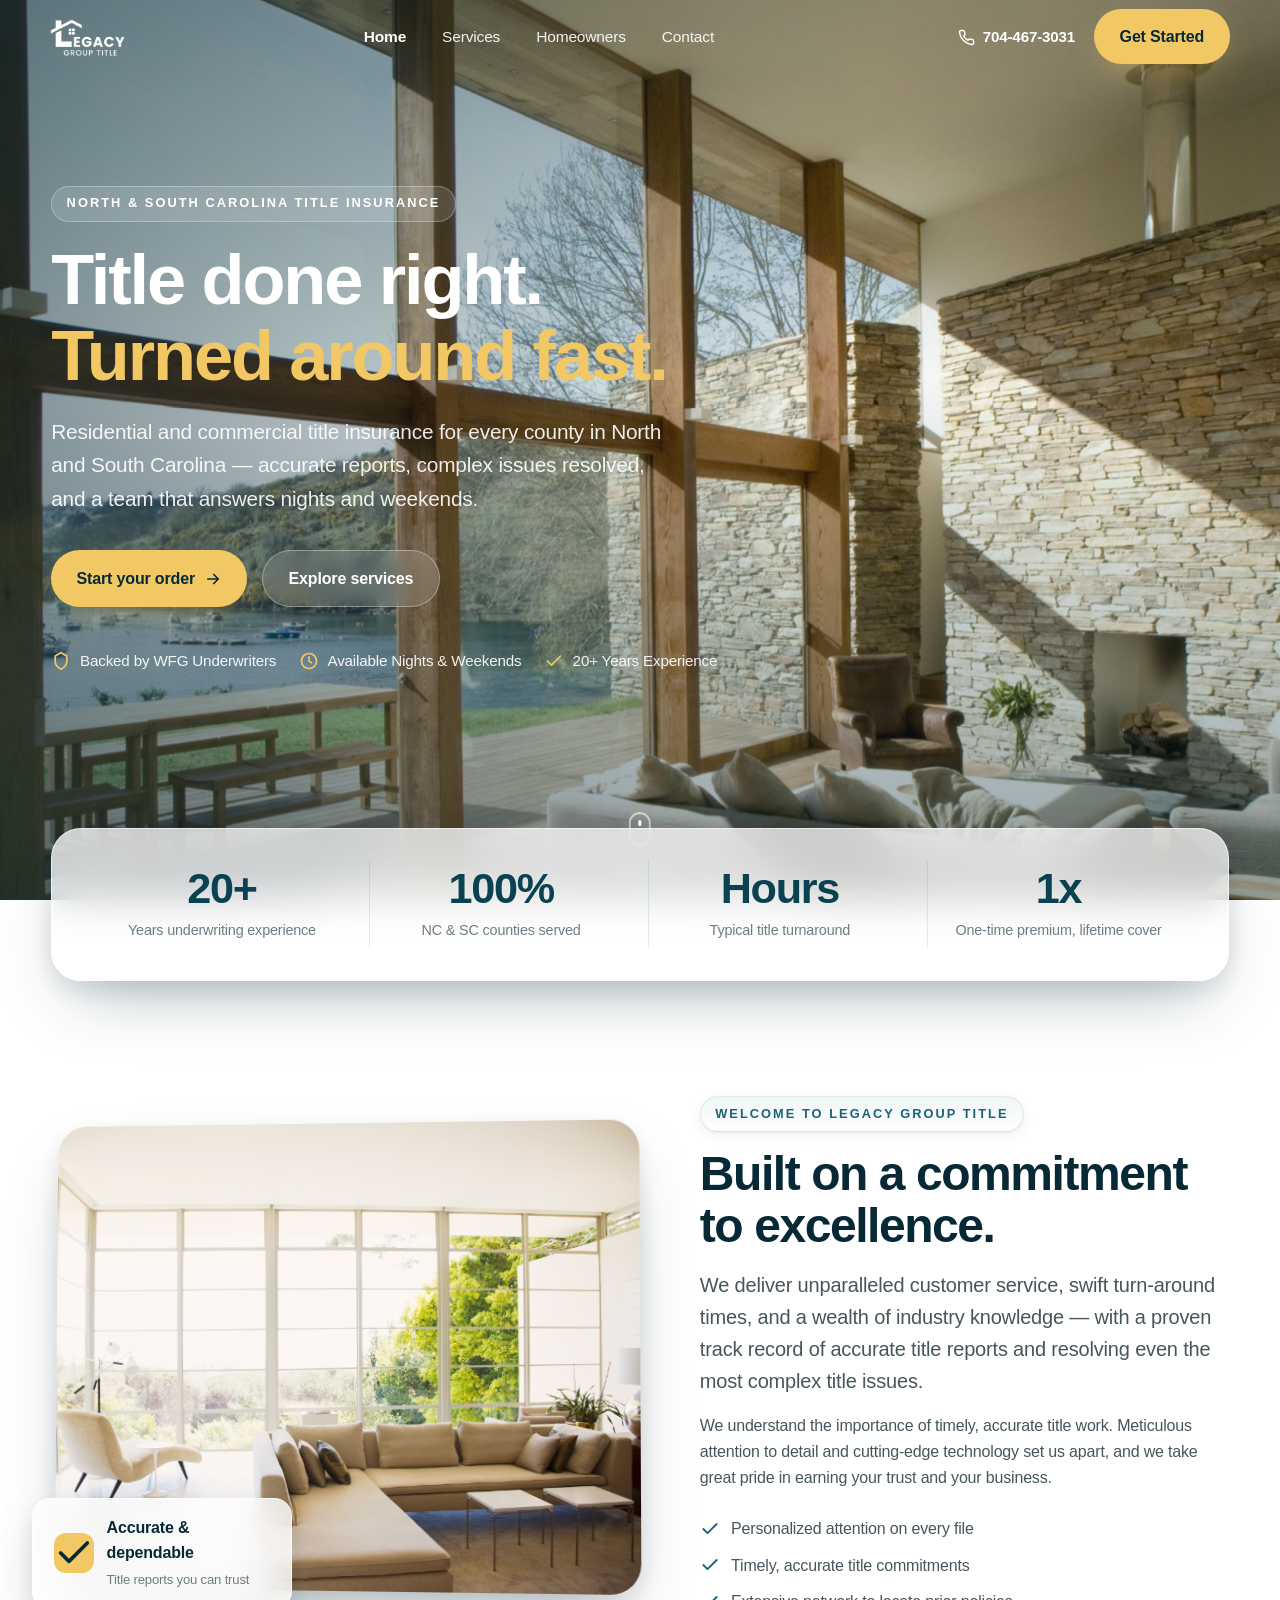
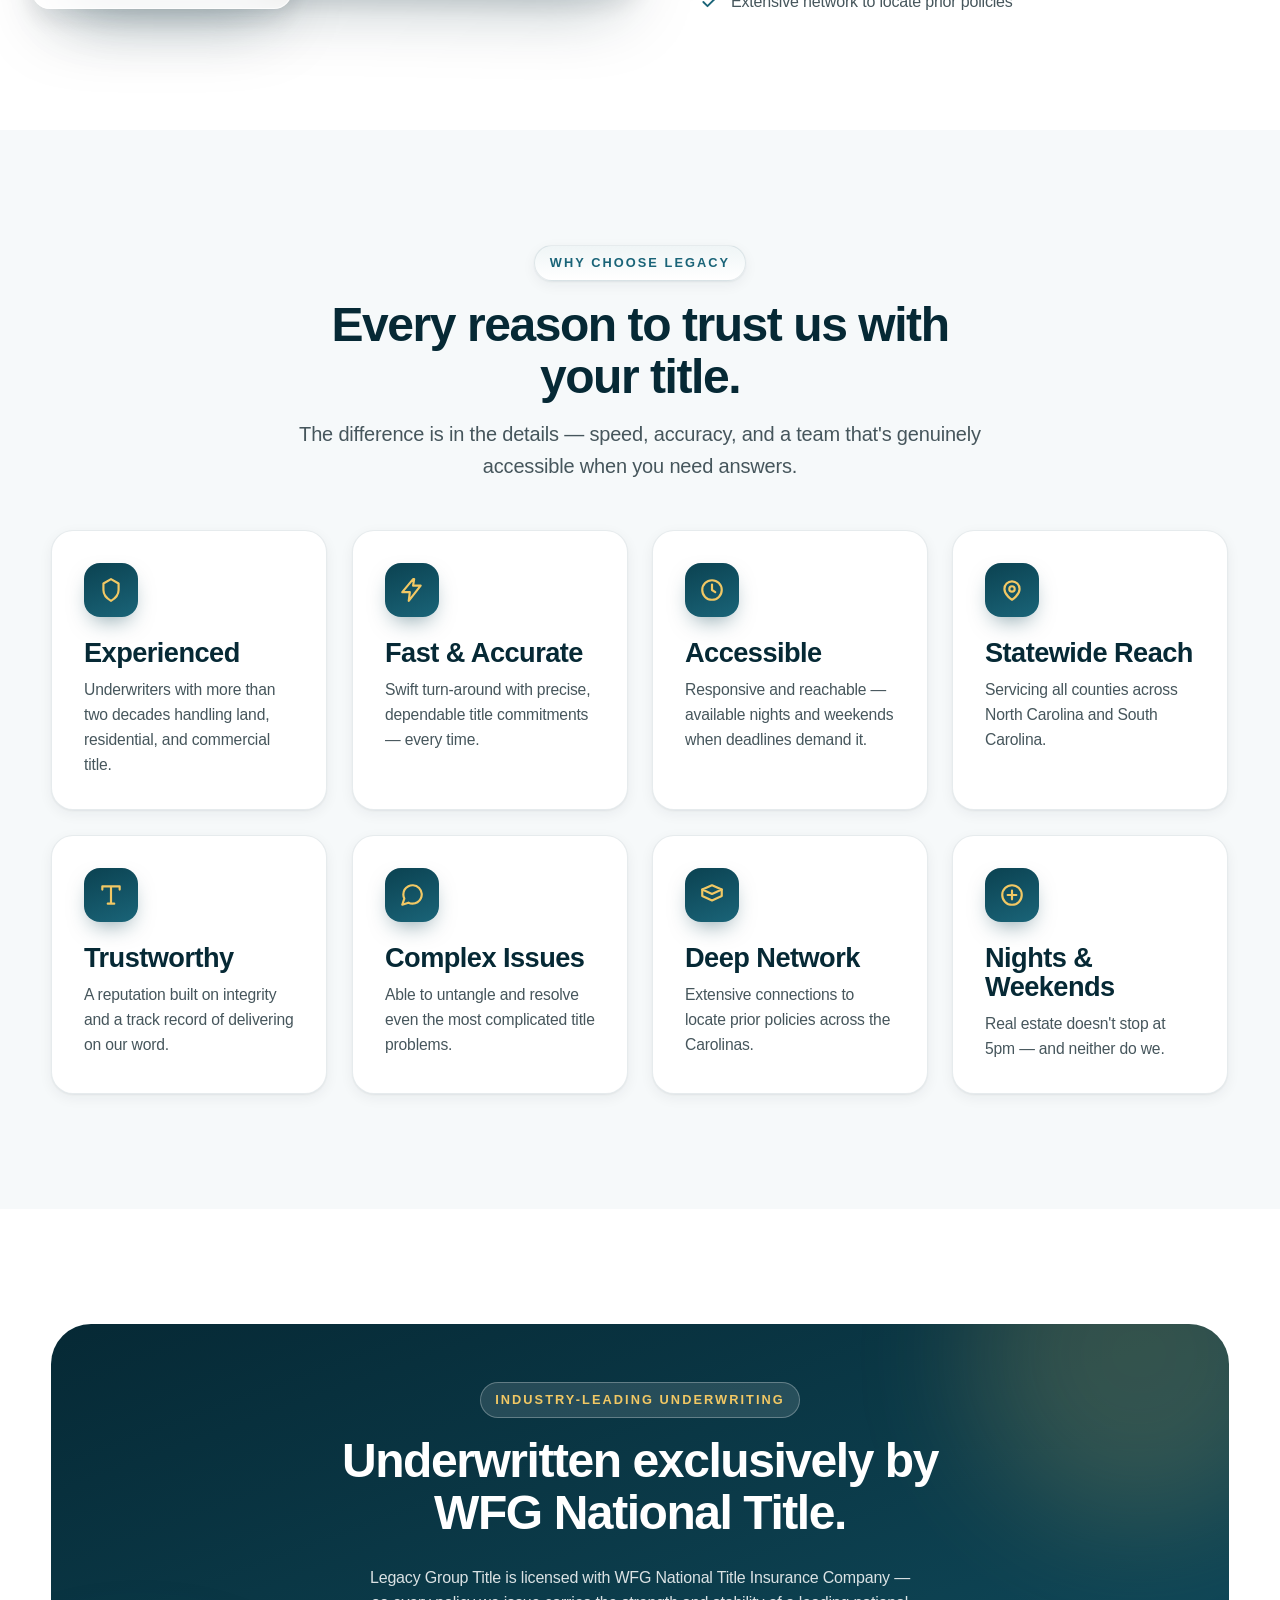
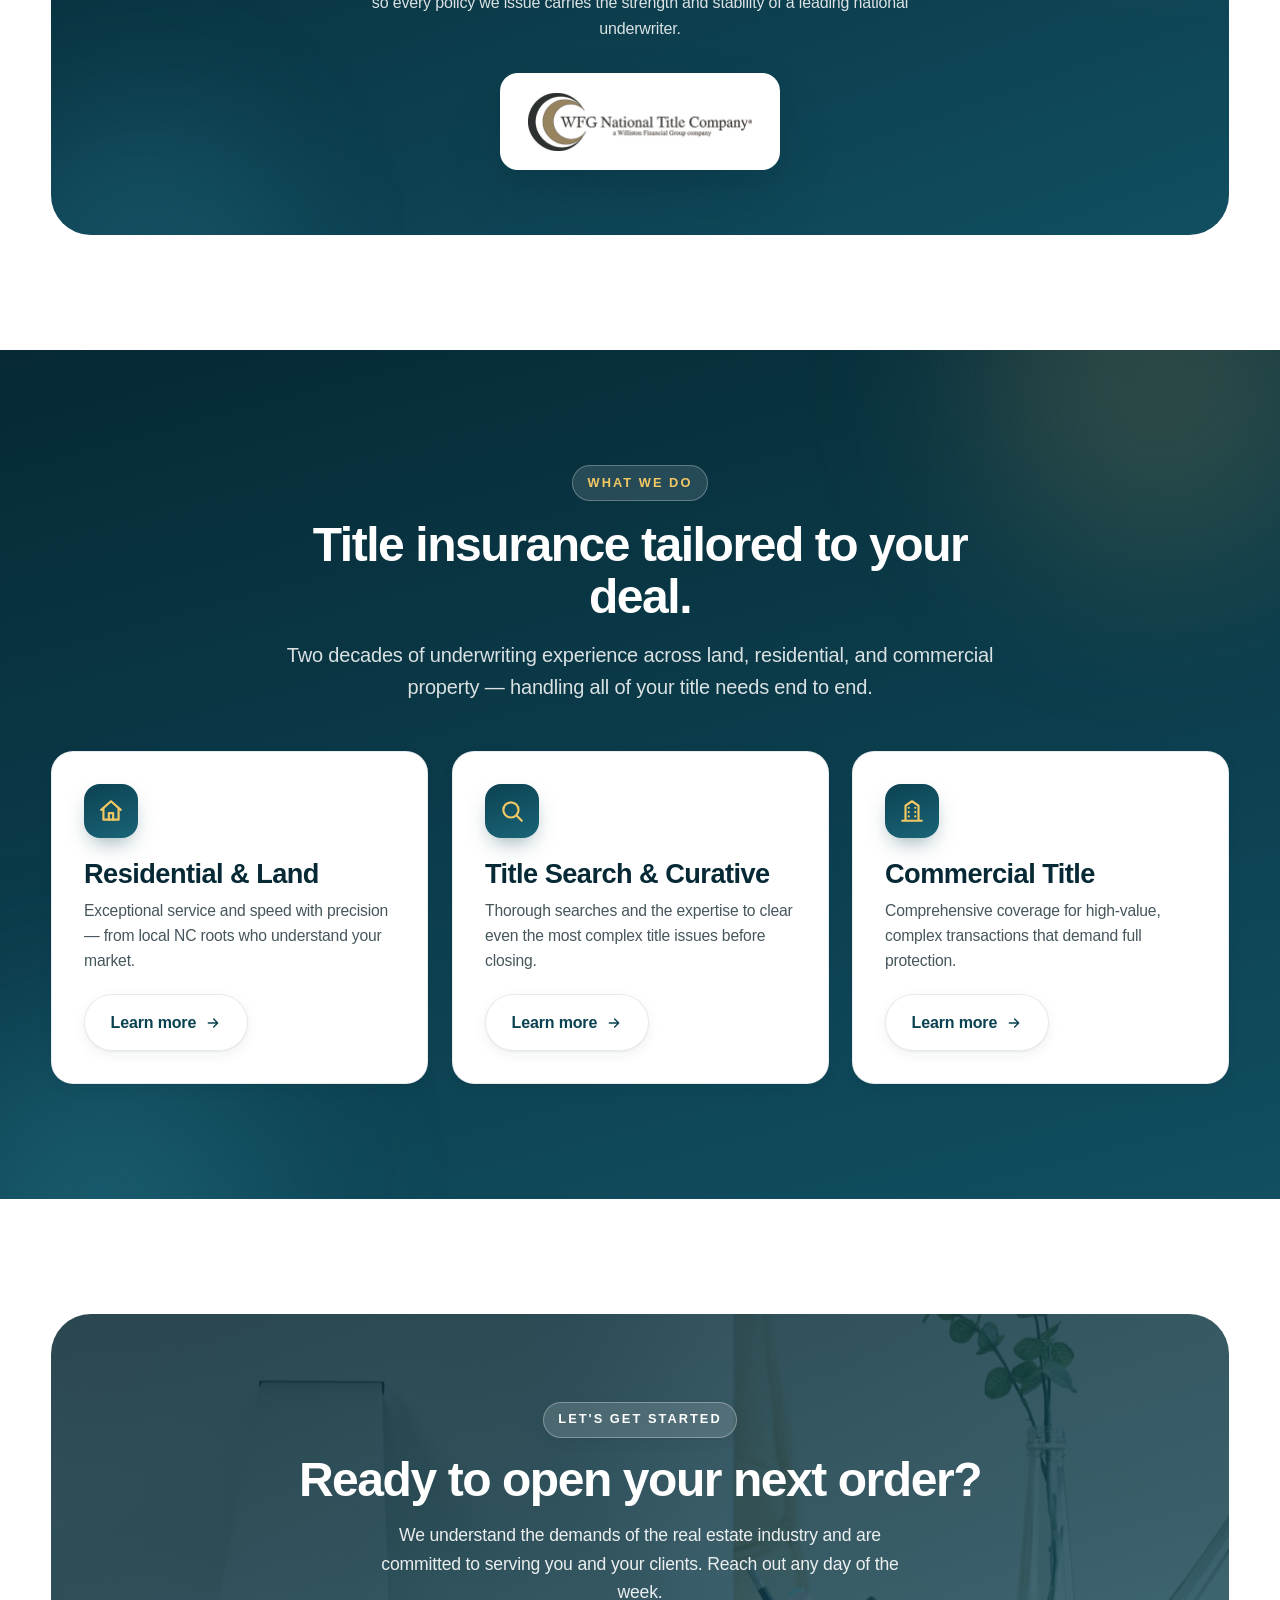
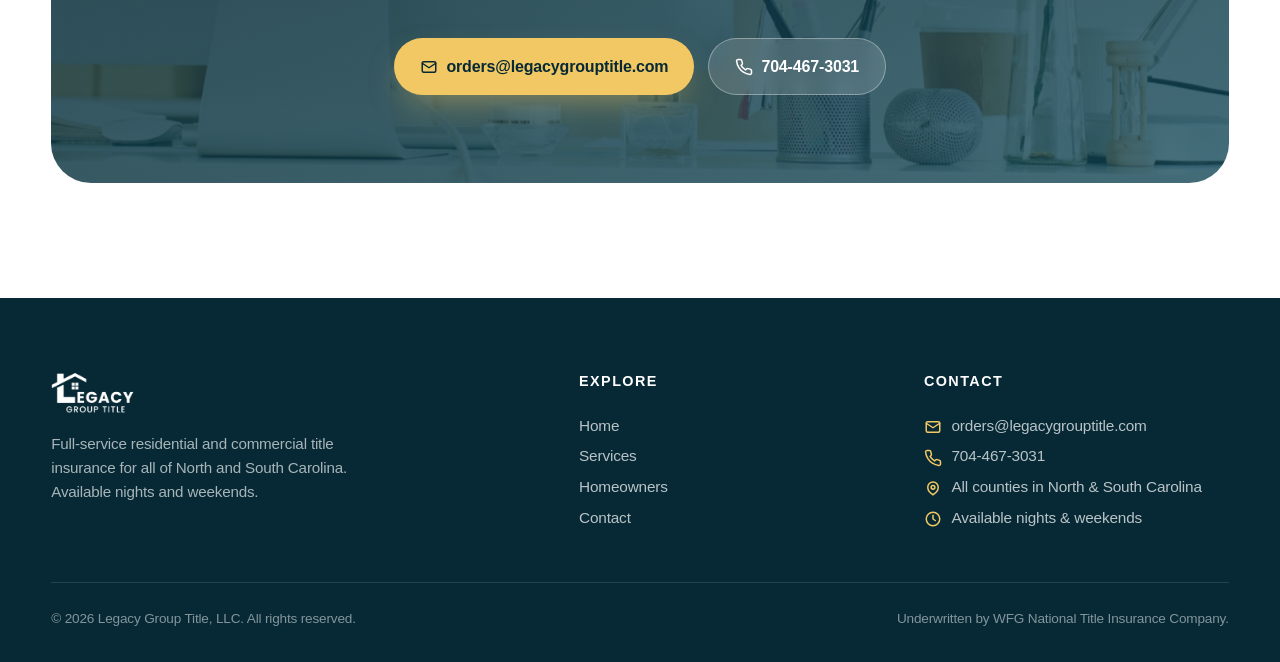
<file: index.html>
<!DOCTYPE html>
<html lang="en">
<head>
<meta charset="UTF-8">
<meta name="viewport" content="width=device-width, initial-scale=1">
<title>Legacy Group Title, LLC | Title Insurance for NC &amp; SC</title>
<meta name="description" content="Residential and commercial title insurance across North &amp; South Carolina. Fast, accurate title commitments — available nights and weekends. Underwritten exclusively by WFG National Title.">
<meta property="og:title" content="Legacy Group Title, LLC | Title Insurance">
<meta property="og:description" content="Full-service residential &amp; commercial title insurance for all of North and South Carolina. Available nights and weekends.">
<meta property="og:type" content="website">
<link rel="icon" type="image/png" href="assets/img/favicon.png">
<link rel="preload" as="image" href="assets/img/hero-lakeside.jpg">
<link rel="stylesheet" href="css/styles.css">
</head>
<body data-hero>

<!-- NAV -->
<header class="nav at-top" id="nav">
  <div class="nav__inner">
    <a class="nav__logo" href="index.html" aria-label="Legacy Group Title home">
      <img src="assets/img/logo.png" alt="Legacy Group Title">
    </a>
    <nav class="nav__links" aria-label="Primary">
      <a href="index.html" class="active">Home</a>
      <a href="services.html">Services</a>
      <a href="homeowners.html">Homeowners</a>
      <a href="#contact">Contact</a>
    </nav>
    <div class="nav__cta">
      <a class="nav__phone" href="tel:7044673031">
        <svg viewBox="0 0 24 24" fill="none" stroke="currentColor" stroke-width="2" stroke-linecap="round" stroke-linejoin="round"><path d="M22 16.92v3a2 2 0 0 1-2.18 2 19.79 19.79 0 0 1-8.63-3.07 19.5 19.5 0 0 1-6-6 19.79 19.79 0 0 1-3.07-8.67A2 2 0 0 1 4.11 2h3a2 2 0 0 1 2 1.72c.13.96.36 1.9.7 2.81a2 2 0 0 1-.45 2.11L8.09 9.91a16 16 0 0 0 6 6l1.27-1.27a2 2 0 0 1 2.11-.45c.9.34 1.85.57 2.81.7A2 2 0 0 1 22 16.92z"/></svg>
        704-467-3031
      </a>
      <a class="btn btn-gold" href="#contact">Get Started</a>
    </div>
    <button class="nav__burger" aria-label="Menu" aria-expanded="false"><span></span><span></span><span></span></button>
  </div>
</header>

<!-- MOBILE MENU -->
<div class="mobile-menu" id="mobileMenu">
  <a href="index.html">Home</a>
  <a href="services.html">Services</a>
  <a href="homeowners.html">Homeowners</a>
  <a href="#contact">Contact</a>
  <a class="btn btn-gold" href="#contact">Get Started</a>
</div>

<!-- HERO -->
<section class="hero" id="top">
  <div class="hero__bg"><img src="assets/img/hero-lakeside.jpg" alt="Modern lakeside living room" fetchpriority="high"></div>
  <div class="hero__inner">
    <div class="hero__content">
      <span class="eyebrow reveal">North &amp; South Carolina Title Insurance</span>
      <h1 class="reveal" data-d="1">Title done right.<br><span class="accent">Turned around fast.</span></h1>
      <p class="hero__sub reveal" data-d="2">Residential and commercial title insurance for every county in North and South Carolina — accurate reports, complex issues resolved, and a team that answers nights and weekends.</p>
      <div class="hero__actions reveal" data-d="3">
        <a class="btn btn-gold" href="#contact">Start your order
          <svg class="arw" width="18" height="18" viewBox="0 0 24 24" fill="none" stroke="currentColor" stroke-width="2.2" stroke-linecap="round" stroke-linejoin="round"><path d="M5 12h14M13 6l6 6-6 6"/></svg>
        </a>
        <a class="btn btn-ghost" href="services.html">Explore services</a>
      </div>
      <div class="hero__badges reveal" data-d="4">
        <div class="hero__badge"><svg viewBox="0 0 24 24" fill="none" stroke="currentColor" stroke-width="2" stroke-linecap="round" stroke-linejoin="round"><path d="M12 2l7 4v6c0 5-3.5 8-7 10-3.5-2-7-5-7-10V6l7-4z"/></svg> Backed by WFG Underwriters</div>
        <div class="hero__badge"><svg viewBox="0 0 24 24" fill="none" stroke="currentColor" stroke-width="2" stroke-linecap="round" stroke-linejoin="round"><circle cx="12" cy="12" r="9"/><path d="M12 7v5l3 2"/></svg> Available Nights &amp; Weekends</div>
        <div class="hero__badge"><svg viewBox="0 0 24 24" fill="none" stroke="currentColor" stroke-width="2" stroke-linecap="round" stroke-linejoin="round"><path d="M20 6L9 17l-5-5"/></svg> 20+ Years Experience</div>
      </div>
    </div>
  </div>
  <div class="hero__scroll" aria-hidden="true"><span class="mouse"></span>Scroll</div>
</section>

<!-- FLOATING STATS -->
<div class="wrap">
  <div class="stats reveal">
    <div class="stats__card" data-tilt>
      <div class="stat"><b>20+</b><span>Years underwriting experience</span></div>
      <div class="stat"><b>100%</b><span>NC &amp; SC counties served</span></div>
      <div class="stat"><b>Hours</b><span>Typical title turnaround</span></div>
      <div class="stat"><b>1x</b><span>One-time premium, lifetime cover</span></div>
    </div>
  </div>
</div>

<!-- WELCOME / INTRO -->
<section id="about">
  <div class="wrap split">
    <div class="split__media reveal">
      <div class="frame"><img src="assets/img/services-1.jpg" alt="Bright modern home interior"></div>
      <div class="float-tag">
        <div class="fi"><svg viewBox="0 0 24 24" fill="none" stroke="currentColor" stroke-width="2.2" stroke-linecap="round" stroke-linejoin="round"><path d="M20 6L9 17l-5-5"/></svg></div>
        <div><b>Accurate &amp; dependable</b><span>Title reports you can trust</span></div>
      </div>
    </div>
    <div class="split__content reveal" data-d="1">
      <span class="eyebrow">Welcome to Legacy Group Title</span>
      <h2 style="margin:1rem 0 1.1rem">Built on a commitment to excellence.</h2>
      <p class="lead">We deliver unparalleled customer service, swift turn-around times, and a wealth of industry knowledge — with a proven track record of accurate title reports and resolving even the most complex title issues.</p>
      <p style="color:var(--slate);margin-top:1rem">We understand the importance of timely, accurate title work. Meticulous attention to detail and cutting-edge technology set us apart, and we take great pride in earning your trust and your business.</p>
      <ul class="checklist">
        <li><svg viewBox="0 0 24 24" fill="none" stroke="currentColor" stroke-width="2.2" stroke-linecap="round" stroke-linejoin="round"><path d="M20 6L9 17l-5-5"/></svg> Personalized attention on every file</li>
        <li><svg viewBox="0 0 24 24" fill="none" stroke="currentColor" stroke-width="2.2" stroke-linecap="round" stroke-linejoin="round"><path d="M20 6L9 17l-5-5"/></svg> Timely, accurate title commitments</li>
        <li><svg viewBox="0 0 24 24" fill="none" stroke="currentColor" stroke-width="2.2" stroke-linecap="round" stroke-linejoin="round"><path d="M20 6L9 17l-5-5"/></svg> Extensive network to locate prior policies</li>
      </ul>
    </div>
  </div>
</section>

<!-- WHY CHOOSE -->
<section style="background:var(--bg-soft)">
  <div class="wrap">
    <div class="section-head center reveal">
      <span class="eyebrow">Why choose Legacy</span>
      <h2>Every reason to trust us with your title.</h2>
      <p class="lead">The difference is in the details — speed, accuracy, and a team that's genuinely accessible when you need answers.</p>
    </div>
    <div class="grid grid-4">
      <div class="card reveal" data-tilt>
        <div class="card__icon"><svg viewBox="0 0 24 24" fill="none" stroke="currentColor" stroke-width="2" stroke-linecap="round" stroke-linejoin="round"><path d="M12 2l7 4v6c0 5-3.5 8-7 10-3.5-2-7-5-7-10V6l7-4z"/></svg></div>
        <h3>Experienced</h3>
        <p>Underwriters with more than two decades handling land, residential, and commercial title.</p>
      </div>
      <div class="card reveal" data-d="1" data-tilt>
        <div class="card__icon"><svg viewBox="0 0 24 24" fill="none" stroke="currentColor" stroke-width="2" stroke-linecap="round" stroke-linejoin="round"><path d="M13 2L3 14h7l-1 8 11-14h-7l1-6z"/></svg></div>
        <h3>Fast &amp; Accurate</h3>
        <p>Swift turn-around with precise, dependable title commitments — every time.</p>
      </div>
      <div class="card reveal" data-d="2" data-tilt>
        <div class="card__icon"><svg viewBox="0 0 24 24" fill="none" stroke="currentColor" stroke-width="2" stroke-linecap="round" stroke-linejoin="round"><circle cx="12" cy="12" r="9"/><path d="M12 7v5l3 2"/></svg></div>
        <h3>Accessible</h3>
        <p>Responsive and reachable — available nights and weekends when deadlines demand it.</p>
      </div>
      <div class="card reveal" data-d="3" data-tilt>
        <div class="card__icon"><svg viewBox="0 0 24 24" fill="none" stroke="currentColor" stroke-width="2" stroke-linecap="round" stroke-linejoin="round"><path d="M12 21s-7-4.35-7-10a7 7 0 0 1 14 0c0 5.65-7 10-7 10z"/><circle cx="12" cy="11" r="2.5"/></svg></div>
        <h3>Statewide Reach</h3>
        <p>Servicing all counties across North Carolina and South Carolina.</p>
      </div>
      <div class="card reveal" data-tilt>
        <div class="card__icon"><svg viewBox="0 0 24 24" fill="none" stroke="currentColor" stroke-width="2" stroke-linecap="round" stroke-linejoin="round"><path d="M4 7V4h16v3M9 20h6M12 4v16"/></svg></div>
        <h3>Trustworthy</h3>
        <p>A reputation built on integrity and a track record of delivering on our word.</p>
      </div>
      <div class="card reveal" data-d="1" data-tilt>
        <div class="card__icon"><svg viewBox="0 0 24 24" fill="none" stroke="currentColor" stroke-width="2" stroke-linecap="round" stroke-linejoin="round"><path d="M21 11.5a8.38 8.38 0 0 1-.9 3.8 8.5 8.5 0 0 1-7.6 4.7 8.38 8.38 0 0 1-3.8-.9L3 21l1.9-5.7a8.38 8.38 0 0 1-.9-3.8 8.5 8.5 0 0 1 4.7-7.6 8.38 8.38 0 0 1 3.8-.9h.5a8.48 8.48 0 0 1 8 8v.5z"/></svg></div>
        <h3>Complex Issues</h3>
        <p>Able to untangle and resolve even the most complicated title problems.</p>
      </div>
      <div class="card reveal" data-d="2" data-tilt>
        <div class="card__icon"><svg viewBox="0 0 24 24" fill="none" stroke="currentColor" stroke-width="2" stroke-linecap="round" stroke-linejoin="round"><path d="M3 7l9-4 9 4-9 4-9-4z"/><path d="M3 7v6l9 4 9-4V7"/></svg></div>
        <h3>Deep Network</h3>
        <p>Extensive connections to locate prior policies across the Carolinas.</p>
      </div>
      <div class="card reveal" data-d="3" data-tilt>
        <div class="card__icon"><svg viewBox="0 0 24 24" fill="none" stroke="currentColor" stroke-width="2" stroke-linecap="round" stroke-linejoin="round"><path d="M12 8v8m-4-4h8"/><circle cx="12" cy="12" r="9"/></svg></div>
        <h3>Nights &amp; Weekends</h3>
        <p>Real estate doesn't stop at 5pm — and neither do we.</p>
      </div>
    </div>
  </div>
</section>

<!-- PARTNER -->
<section>
  <div class="wrap">
    <div class="partner reveal">
      <span class="eyebrow">Industry-leading underwriting</span>
      <h2>Underwritten exclusively by<br>WFG National Title.</h2>
      <p style="color:rgba(255,255,255,.85);max-width:560px;margin:0 auto 2rem">Legacy Group Title is licensed with WFG National Title Insurance Company — so every policy we issue carries the strength and stability of a leading national underwriter.</p>
      <div class="partner__logo"><img src="assets/img/wfg-logo.jpg" alt="WFG National Title Company"></div>
    </div>
  </div>
</section>

<!-- SERVICES TEASER -->
<section id="services" class="services-teal">
  <div class="wrap">
    <div class="section-head center reveal">
      <span class="eyebrow">What we do</span>
      <h2>Title insurance tailored to your deal.</h2>
      <p class="lead">Two decades of underwriting experience across land, residential, and commercial property — handling all of your title needs end to end.</p>
    </div>
    <div class="grid grid-3">
      <a class="card reveal" data-tilt href="services.html#residential" style="display:block">
        <div class="card__icon"><svg viewBox="0 0 24 24" fill="none" stroke="currentColor" stroke-width="2" stroke-linecap="round" stroke-linejoin="round"><path d="M3 11l9-8 9 8"/><path d="M5 10v10h14V10"/><path d="M10 20v-6h4v6"/></svg></div>
        <h3>Residential &amp; Land</h3>
        <p>Exceptional service and speed with precision — from local NC roots who understand your market.</p>
        <span class="btn btn-outline" style="margin-top:1.3rem">Learn more <svg class="arw" width="16" height="16" viewBox="0 0 24 24" fill="none" stroke="currentColor" stroke-width="2.2" stroke-linecap="round" stroke-linejoin="round"><path d="M5 12h14M13 6l6 6-6 6"/></svg></span>
      </a>
      <a class="card reveal" data-d="1" data-tilt href="services.html#curative" style="display:block">
        <div class="card__icon"><svg viewBox="0 0 24 24" fill="none" stroke="currentColor" stroke-width="2" stroke-linecap="round" stroke-linejoin="round"><circle cx="11" cy="11" r="7"/><path d="M21 21l-4.3-4.3"/></svg></div>
        <h3>Title Search &amp; Curative</h3>
        <p>Thorough searches and the expertise to clear even the most complex title issues before closing.</p>
        <span class="btn btn-outline" style="margin-top:1.3rem">Learn more <svg class="arw" width="16" height="16" viewBox="0 0 24 24" fill="none" stroke="currentColor" stroke-width="2.2" stroke-linecap="round" stroke-linejoin="round"><path d="M5 12h14M13 6l6 6-6 6"/></svg></span>
      </a>
      <a class="card reveal" data-d="2" data-tilt href="services.html#commercial" style="display:block">
        <div class="card__icon"><svg viewBox="0 0 24 24" fill="none" stroke="currentColor" stroke-width="2" stroke-linecap="round" stroke-linejoin="round"><path d="M3 21h18M6 21V7l6-4 6 4v14"/><path d="M9 9h.01M9 13h.01M9 17h.01M15 9h.01M15 13h.01M15 17h.01"/></svg></div>
        <h3>Commercial Title</h3>
        <p>Comprehensive coverage for high-value, complex transactions that demand full protection.</p>
        <span class="btn btn-outline" style="margin-top:1.3rem">Learn more <svg class="arw" width="16" height="16" viewBox="0 0 24 24" fill="none" stroke="currentColor" stroke-width="2.2" stroke-linecap="round" stroke-linejoin="round"><path d="M5 12h14M13 6l6 6-6 6"/></svg></span>
      </a>
    </div>
  </div>
</section>

<!-- CONTACT / CTA -->
<section id="contact">
  <div class="wrap">
    <div class="cta reveal">
      <div class="cta__bg"><img src="assets/img/desk.jpg" alt=""></div>
      <span class="eyebrow" style="background:rgba(255,255,255,.14);border-color:rgba(255,255,255,.3);color:#fff">Let's get started</span>
      <h2 style="margin-top:1rem">Ready to open your next order?</h2>
      <p>We understand the demands of the real estate industry and are committed to serving you and your clients. Reach out any day of the week.</p>
      <div class="cta__actions">
        <a class="btn btn-gold" href="mailto:orders@legacygrouptitle.com">
          <svg width="18" height="18" viewBox="0 0 24 24" fill="none" stroke="currentColor" stroke-width="2" stroke-linecap="round" stroke-linejoin="round"><rect x="3" y="5" width="18" height="14" rx="2"/><path d="M3 7l9 6 9-6"/></svg>
          orders@legacygrouptitle.com
        </a>
        <a class="btn btn-ghost" href="tel:7044673031">
          <svg width="18" height="18" viewBox="0 0 24 24" fill="none" stroke="currentColor" stroke-width="2" stroke-linecap="round" stroke-linejoin="round"><path d="M22 16.92v3a2 2 0 0 1-2.18 2 19.79 19.79 0 0 1-8.63-3.07 19.5 19.5 0 0 1-6-6 19.79 19.79 0 0 1-3.07-8.67A2 2 0 0 1 4.11 2h3a2 2 0 0 1 2 1.72c.13.96.36 1.9.7 2.81a2 2 0 0 1-.45 2.11L8.09 9.91a16 16 0 0 0 6 6l1.27-1.27a2 2 0 0 1 2.11-.45c.9.34 1.85.57 2.81.7A2 2 0 0 1 22 16.92z"/></svg>
          704-467-3031
        </a>
      </div>
    </div>
  </div>
</section>

<!-- FOOTER -->
<footer class="footer">
  <div class="wrap">
    <div class="footer__grid">
      <div class="footer__brand">
        <img src="assets/img/logo.png" alt="Legacy Group Title">
        <p>Full-service residential and commercial title insurance for all of North and South Carolina. Available nights and weekends.</p>
      </div>
      <div>
        <h5>Explore</h5>
        <ul>
          <li><a href="index.html">Home</a></li>
          <li><a href="services.html">Services</a></li>
          <li><a href="homeowners.html">Homeowners</a></li>
          <li><a href="#contact">Contact</a></li>
        </ul>
      </div>
      <div>
        <h5>Contact</h5>
        <ul class="footer__contact">
          <li><svg viewBox="0 0 24 24" fill="none" stroke="currentColor" stroke-width="2" stroke-linecap="round" stroke-linejoin="round"><rect x="3" y="5" width="18" height="14" rx="2"/><path d="M3 7l9 6 9-6"/></svg><a href="mailto:orders@legacygrouptitle.com">orders@legacygrouptitle.com</a></li>
          <li><svg viewBox="0 0 24 24" fill="none" stroke="currentColor" stroke-width="2" stroke-linecap="round" stroke-linejoin="round"><path d="M22 16.92v3a2 2 0 0 1-2.18 2 19.79 19.79 0 0 1-8.63-3.07 19.5 19.5 0 0 1-6-6 19.79 19.79 0 0 1-3.07-8.67A2 2 0 0 1 4.11 2h3a2 2 0 0 1 2 1.72c.13.96.36 1.9.7 2.81a2 2 0 0 1-.45 2.11L8.09 9.91a16 16 0 0 0 6 6l1.27-1.27a2 2 0 0 1 2.11-.45c.9.34 1.85.57 2.81.7A2 2 0 0 1 22 16.92z"/></svg><a href="tel:7044673031">704-467-3031</a></li>
          <li><svg viewBox="0 0 24 24" fill="none" stroke="currentColor" stroke-width="2" stroke-linecap="round" stroke-linejoin="round"><path d="M12 21s-7-4.35-7-10a7 7 0 0 1 14 0c0 5.65-7 10-7 10z"/><circle cx="12" cy="11" r="2.5"/></svg><span>All counties in North &amp; South Carolina</span></li>
          <li><svg viewBox="0 0 24 24" fill="none" stroke="currentColor" stroke-width="2" stroke-linecap="round" stroke-linejoin="round"><circle cx="12" cy="12" r="9"/><path d="M12 7v5l3 2"/></svg><span>Available nights &amp; weekends</span></li>
        </ul>
      </div>
    </div>
    <div class="footer__bottom">
      <span>© <span id="year">2026</span> Legacy Group Title, LLC. All rights reserved.</span>
      <span>Underwritten by WFG National Title Insurance Company.</span>
    </div>
  </div>
</footer>

<!-- STICKY MOBILE CALL BAR -->
<div class="callbar"><a class="btn btn-gold" href="tel:7044673031">
  <svg width="18" height="18" viewBox="0 0 24 24" fill="none" stroke="currentColor" stroke-width="2" stroke-linecap="round" stroke-linejoin="round"><path d="M22 16.92v3a2 2 0 0 1-2.18 2 19.79 19.79 0 0 1-8.63-3.07 19.5 19.5 0 0 1-6-6 19.79 19.79 0 0 1-3.07-8.67A2 2 0 0 1 4.11 2h3a2 2 0 0 1 2 1.72c.13.96.36 1.9.7 2.81a2 2 0 0 1-.45 2.11L8.09 9.91a16 16 0 0 0 6 6l1.27-1.27a2 2 0 0 1 2.11-.45c.9.34 1.85.57 2.81.7A2 2 0 0 1 22 16.92z"/></svg>
  Call 704-467-3031</a></div>

<script src="js/main.js"></script>
</body>
</html>
</file>
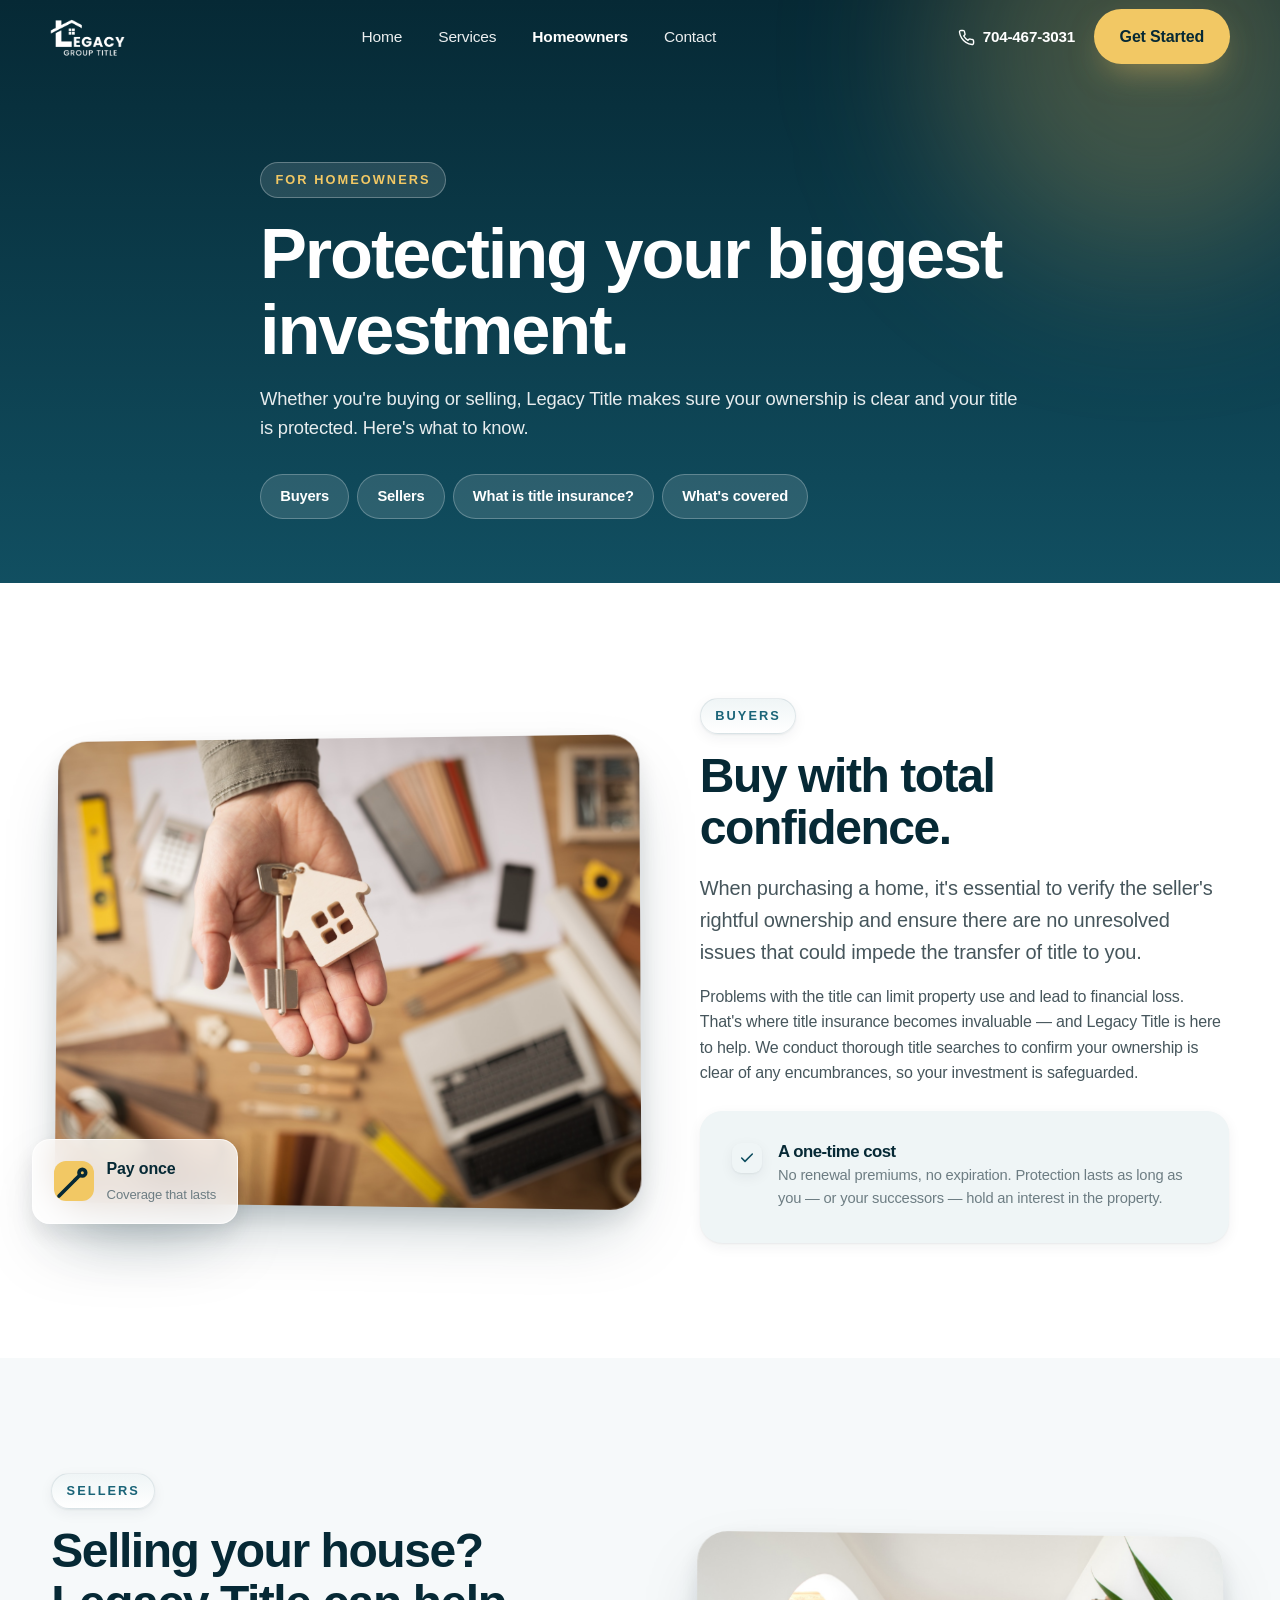
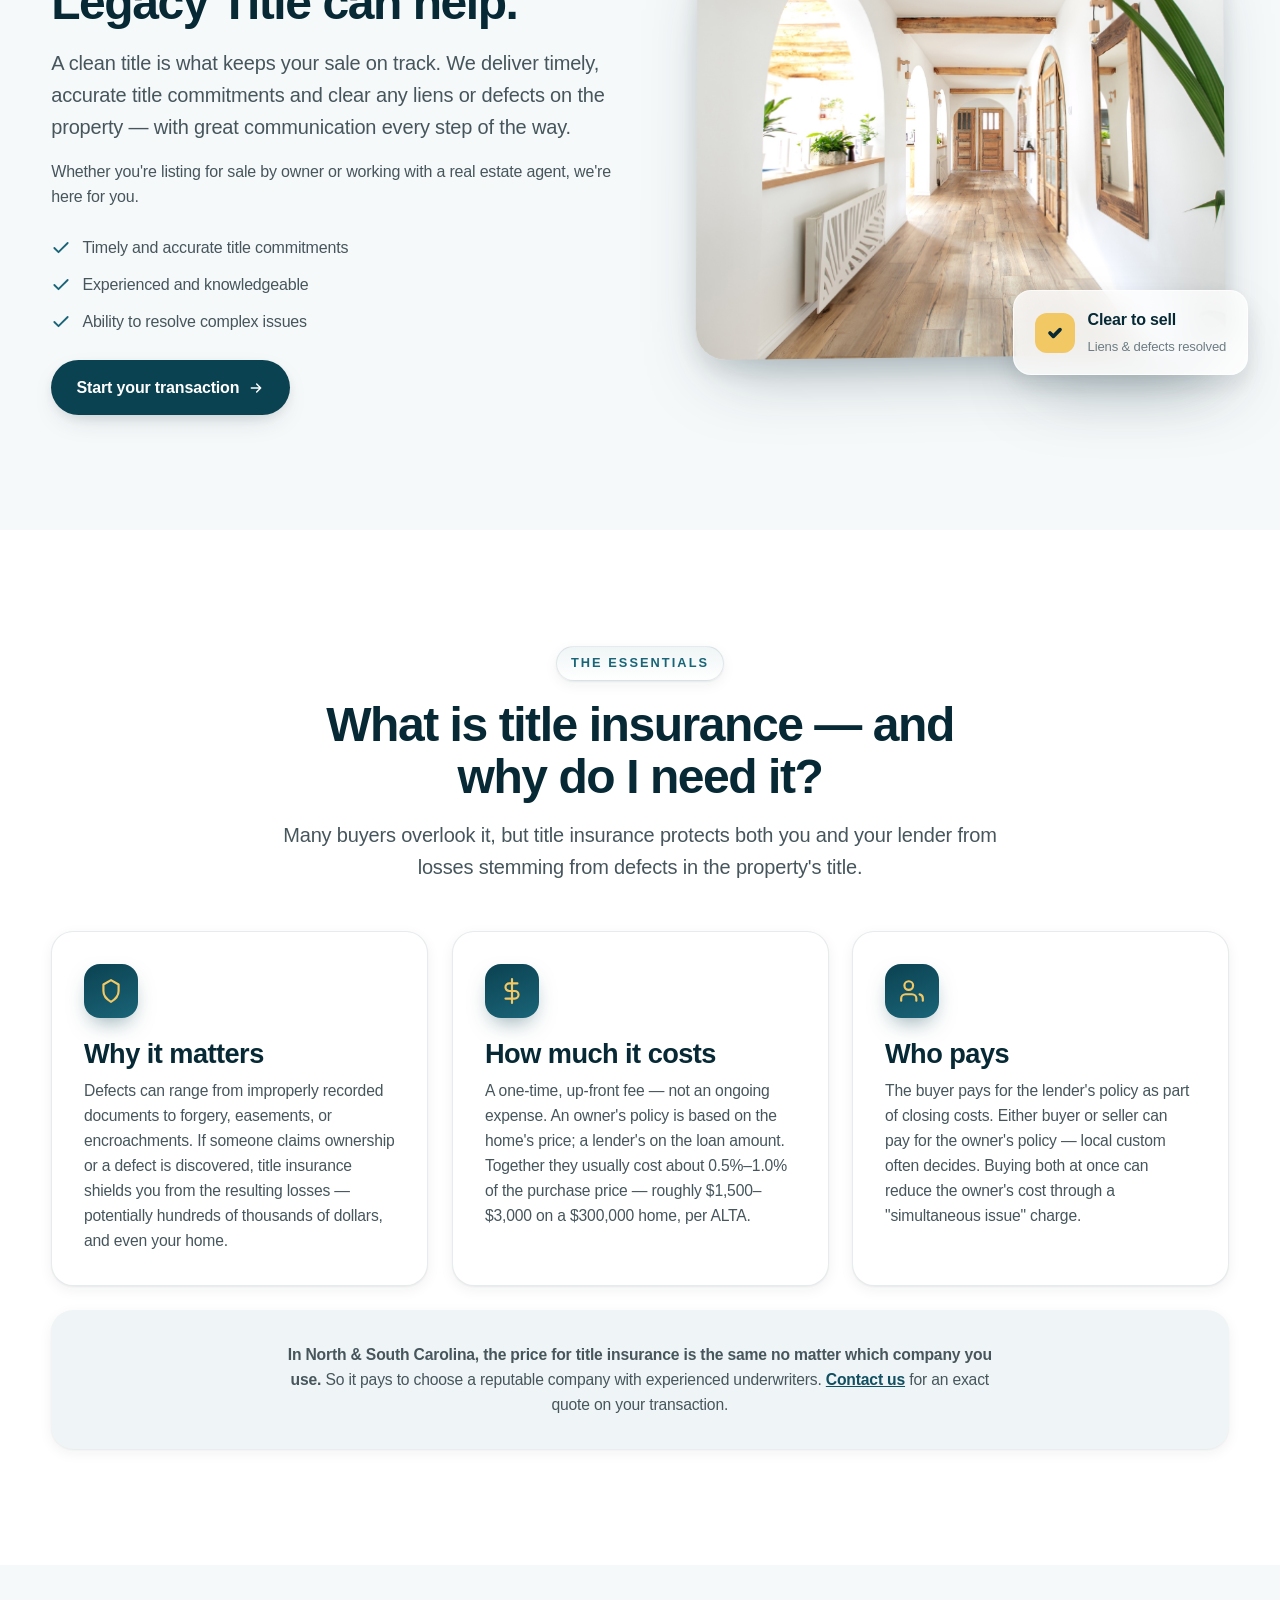
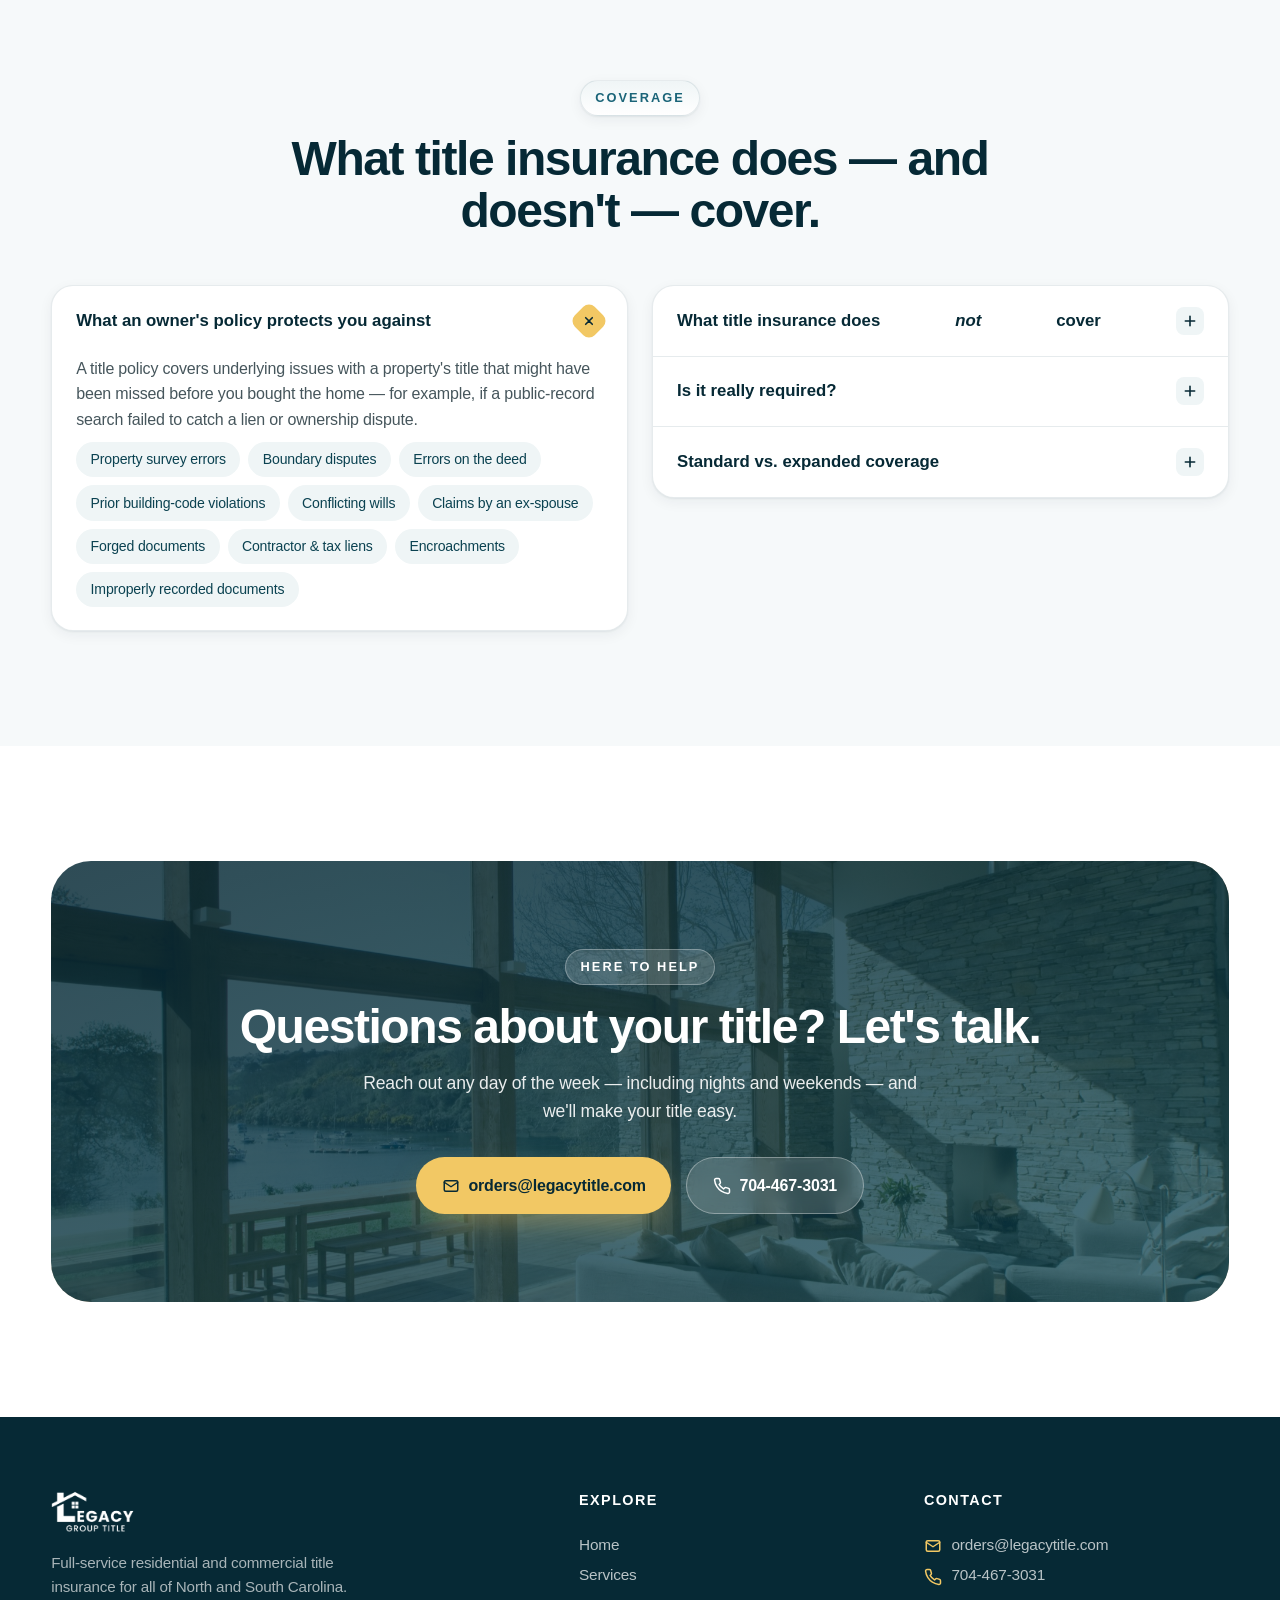
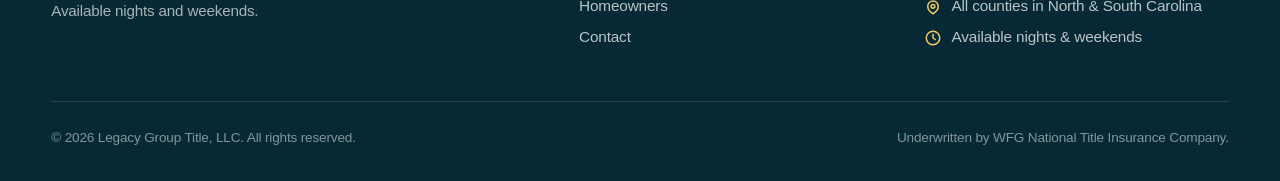
<file: homeowners.html>
<!DOCTYPE html>
<html lang="en">
<head>
<meta charset="UTF-8">
<meta name="viewport" content="width=device-width, initial-scale=1">
<title>Homeowners | Legacy Group Title — Buyers &amp; Sellers</title>
<meta name="description" content="What title insurance is and why you need it. Guidance for buyers and sellers in North &amp; South Carolina — what a policy covers, who pays, and how much it costs.">
<link rel="icon" type="image/png" href="assets/img/favicon.png">
<link rel="stylesheet" href="css/styles.css">
</head>
<body>

<!-- NAV -->
<header class="nav at-top" id="nav">
  <div class="nav__inner">
    <a class="nav__logo" href="index.html" aria-label="Legacy Group Title home"><img src="assets/img/logo.png" alt="Legacy Group Title"></a>
    <nav class="nav__links" aria-label="Primary">
      <a href="index.html">Home</a>
      <a href="services.html">Services</a>
      <a href="homeowners.html" class="active">Homeowners</a>
      <a href="index.html#contact">Contact</a>
    </nav>
    <div class="nav__cta">
      <a class="nav__phone" href="tel:7044673031"><svg viewBox="0 0 24 24" fill="none" stroke="currentColor" stroke-width="2" stroke-linecap="round" stroke-linejoin="round"><path d="M22 16.92v3a2 2 0 0 1-2.18 2 19.79 19.79 0 0 1-8.63-3.07 19.5 19.5 0 0 1-6-6 19.79 19.79 0 0 1-3.07-8.67A2 2 0 0 1 4.11 2h3a2 2 0 0 1 2 1.72c.13.96.36 1.9.7 2.81a2 2 0 0 1-.45 2.11L8.09 9.91a16 16 0 0 0 6 6l1.27-1.27a2 2 0 0 1 2.11-.45c.9.34 1.85.57 2.81.7A2 2 0 0 1 22 16.92z"/></svg> 704-467-3031</a>
      <a class="btn btn-gold" href="index.html#contact">Get Started</a>
    </div>
    <button class="nav__burger" aria-label="Menu" aria-expanded="false"><span></span><span></span><span></span></button>
  </div>
</header>
<div class="mobile-menu" id="mobileMenu">
  <a href="index.html">Home</a>
  <a href="services.html">Services</a>
  <a href="homeowners.html">Homeowners</a>
  <a href="index.html#contact">Contact</a>
  <a class="btn btn-gold" href="index.html#contact">Get Started</a>
</div>

<!-- SUB HERO -->
<section class="subhero">
  <div class="wrap subhero__inner">
    <span class="eyebrow reveal">For homeowners</span>
    <h1 class="reveal" data-d="1">Protecting your biggest investment.</h1>
    <p class="reveal" data-d="2">Whether you're buying or selling, Legacy Title makes sure your ownership is clear and your title is protected. Here's what to know.</p>
    <div class="tabs reveal" data-d="3">
      <a href="#buyers">Buyers</a>
      <a href="#sellers">Sellers</a>
      <a href="#what-is">What is title insurance?</a>
      <a href="#coverage">What's covered</a>
    </div>
  </div>
</section>

<!-- BUYERS -->
<section id="buyers">
  <div class="wrap split">
    <div class="split__media reveal">
      <div class="frame"><img src="assets/img/homeowners-2.jpg" alt="Hand holding house keys"></div>
      <div class="float-tag">
        <div class="fi"><svg viewBox="0 0 24 24" fill="none" stroke="currentColor" stroke-width="2.2" stroke-linecap="round" stroke-linejoin="round"><path d="M15 7a2 2 0 1 1 4 0 2 2 0 0 1-4 0zM3 21l9-9"/><path d="M12.5 11.5L15 9"/></svg></div>
        <div><b>Pay once</b><span>Coverage that lasts</span></div>
      </div>
    </div>
    <div class="reveal" data-d="1">
      <span class="eyebrow">Buyers</span>
      <h2 style="margin:1rem 0 1.1rem">Buy with total confidence.</h2>
      <p class="lead">When purchasing a home, it's essential to verify the seller's rightful ownership and ensure there are no unresolved issues that could impede the transfer of title to you.</p>
      <p style="color:var(--slate);margin-top:1rem">Problems with the title can limit property use and lead to financial loss. That's where title insurance becomes invaluable — and Legacy Title is here to help. We conduct thorough title searches to confirm your ownership is clear of any encumbrances, so your investment is safeguarded.</p>
      <div class="card" style="margin-top:1.6rem;background:var(--bg-tint);border:none">
        <div class="feature">
          <div class="feature__tick"><svg viewBox="0 0 24 24" fill="none" stroke="currentColor" stroke-width="2.4" stroke-linecap="round" stroke-linejoin="round"><path d="M20 6L9 17l-5-5"/></svg></div>
          <div><h4>A one-time cost</h4><p>No renewal premiums, no expiration. Protection lasts as long as you — or your successors — hold an interest in the property.</p></div>
        </div>
      </div>
    </div>
  </div>
</section>

<!-- SELLERS -->
<section id="sellers" style="background:var(--bg-soft)">
  <div class="wrap split rev">
    <div class="split__media reveal">
      <div class="frame"><img src="assets/img/homeowners-1.jpg" alt="Bright home hallway"></div>
      <div class="float-tag">
        <div class="fi"><svg viewBox="0 0 24 24" fill="none" stroke="currentColor" stroke-width="2.2" stroke-linecap="round" stroke-linejoin="round"><path d="M9 12l2 2 4-4"/></svg></div>
        <div><b>Clear to sell</b><span>Liens &amp; defects resolved</span></div>
      </div>
    </div>
    <div class="reveal" data-d="1">
      <span class="eyebrow">Sellers</span>
      <h2 style="margin:1rem 0 1.1rem">Selling your house? Legacy Title can help.</h2>
      <p class="lead">A clean title is what keeps your sale on track. We deliver timely, accurate title commitments and clear any liens or defects on the property — with great communication every step of the way.</p>
      <p style="color:var(--slate);margin-top:1rem">Whether you're listing for sale by owner or working with a real estate agent, we're here for you.</p>
      <ul class="checklist">
        <li><svg viewBox="0 0 24 24" fill="none" stroke="currentColor" stroke-width="2.2" stroke-linecap="round" stroke-linejoin="round"><path d="M20 6L9 17l-5-5"/></svg> Timely and accurate title commitments</li>
        <li><svg viewBox="0 0 24 24" fill="none" stroke="currentColor" stroke-width="2.2" stroke-linecap="round" stroke-linejoin="round"><path d="M20 6L9 17l-5-5"/></svg> Experienced and knowledgeable</li>
        <li><svg viewBox="0 0 24 24" fill="none" stroke="currentColor" stroke-width="2.2" stroke-linecap="round" stroke-linejoin="round"><path d="M20 6L9 17l-5-5"/></svg> Ability to resolve complex issues</li>
      </ul>
      <a class="btn btn-primary" href="index.html#contact" style="margin-top:1.6rem">Start your transaction <svg class="arw" width="16" height="16" viewBox="0 0 24 24" fill="none" stroke="currentColor" stroke-width="2.2" stroke-linecap="round" stroke-linejoin="round"><path d="M5 12h14M13 6l6 6-6 6"/></svg></a>
    </div>
  </div>
</section>

<!-- WHAT IS TITLE INSURANCE -->
<section id="what-is">
  <div class="wrap">
    <div class="section-head center reveal">
      <span class="eyebrow">The essentials</span>
      <h2>What is title insurance — and why do I need it?</h2>
      <p class="lead">Many buyers overlook it, but title insurance protects both you and your lender from losses stemming from defects in the property's title.</p>
    </div>
    <div class="grid grid-3">
      <div class="card reveal" data-tilt>
        <div class="card__icon"><svg viewBox="0 0 24 24" fill="none" stroke="currentColor" stroke-width="2" stroke-linecap="round" stroke-linejoin="round"><path d="M12 2l7 4v6c0 5-3.5 8-7 10-3.5-2-7-5-7-10V6l7-4z"/></svg></div>
        <h3>Why it matters</h3>
        <p>Defects can range from improperly recorded documents to forgery, easements, or encroachments. If someone claims ownership or a defect is discovered, title insurance shields you from the resulting losses — potentially hundreds of thousands of dollars, and even your home.</p>
      </div>
      <div class="card reveal" data-d="1" data-tilt>
        <div class="card__icon"><svg viewBox="0 0 24 24" fill="none" stroke="currentColor" stroke-width="2" stroke-linecap="round" stroke-linejoin="round"><path d="M12 1v22M17 5H9.5a3.5 3.5 0 0 0 0 7h5a3.5 3.5 0 0 1 0 7H6"/></svg></div>
        <h3>How much it costs</h3>
        <p>A one-time, up-front fee — not an ongoing expense. An owner's policy is based on the home's price; a lender's on the loan amount. Together they usually cost about 0.5%–1.0% of the purchase price — roughly $1,500–$3,000 on a $300,000 home, per ALTA.</p>
      </div>
      <div class="card reveal" data-d="2" data-tilt>
        <div class="card__icon"><svg viewBox="0 0 24 24" fill="none" stroke="currentColor" stroke-width="2" stroke-linecap="round" stroke-linejoin="round"><path d="M16 21v-2a4 4 0 0 0-4-4H6a4 4 0 0 0-4 4v2"/><circle cx="9" cy="7" r="4"/><path d="M22 21v-2a4 4 0 0 0-3-3.87"/></svg></div>
        <h3>Who pays</h3>
        <p>The buyer pays for the lender's policy as part of closing costs. Either buyer or seller can pay for the owner's policy — local custom often decides. Buying both at once can reduce the owner's cost through a "simultaneous issue" charge.</p>
      </div>
    </div>
    <div class="card reveal" style="margin-top:1.5rem;text-align:center;background:var(--bg-tint);border:none">
      <p style="color:var(--slate);max-width:720px;margin:0 auto"><strong>In North &amp; South Carolina, the price for title insurance is the same no matter which company you use.</strong> So it pays to choose a reputable company with experienced underwriters. <a href="index.html#contact" style="color:var(--teal-700);font-weight:600;text-decoration:underline">Contact us</a> for an exact quote on your transaction.</p>
    </div>
  </div>
</section>

<!-- COVERAGE ACCORDIONS -->
<section id="coverage" style="background:var(--bg-soft)">
  <div class="wrap">
    <div class="section-head center reveal">
      <span class="eyebrow">Coverage</span>
      <h2>What title insurance does — and doesn't — cover.</h2>
    </div>
    <div class="grid grid-2" style="align-items:start">
      <div class="acc reveal">
        <div class="acc__item open">
          <button class="acc__head">What an owner's policy protects you against <span class="ico"><svg width="16" height="16" viewBox="0 0 24 24" fill="none" stroke="currentColor" stroke-width="2.4" stroke-linecap="round"><path d="M12 5v14M5 12h14"/></svg></span></button>
          <div class="acc__body" style="max-height:600px">
            <div class="acc__body-inner">
              <p style="margin-bottom:.6rem">A title policy covers underlying issues with a property's title that might have been missed before you bought the home — for example, if a public-record search failed to catch a lien or ownership dispute.</p>
              <div class="pill-list">
                <span>Property survey errors</span><span>Boundary disputes</span><span>Errors on the deed</span>
                <span>Prior building-code violations</span><span>Conflicting wills</span><span>Claims by an ex-spouse</span>
                <span>Forged documents</span><span>Contractor &amp; tax liens</span><span>Encroachments</span>
                <span>Improperly recorded documents</span>
              </div>
            </div>
          </div>
        </div>
      </div>
      <div class="acc reveal" data-d="1">
        <div class="acc__item">
          <button class="acc__head">What title insurance does <em>not</em> cover <span class="ico"><svg width="16" height="16" viewBox="0 0 24 24" fill="none" stroke="currentColor" stroke-width="2.4" stroke-linecap="round"><path d="M12 5v14M5 12h14"/></svg></span></button>
          <div class="acc__body">
            <div class="acc__body-inner">
              <p>Title insurance doesn't protect against every possible infringement on your property rights. It won't cover problems caused by your own actions — such as failing to pay a contractor who replaced your roof, or not paying your property taxes. It also doesn't protect against eminent domain, when a government seizes private property for a public purpose. In short, it doesn't protect against issues newly created after you buy — it protects against issues that existed before, and might have affected your decision to purchase had you known.</p>
            </div>
          </div>
        </div>
        <div class="acc__item">
          <button class="acc__head">Is it really required? <span class="ico"><svg width="16" height="16" viewBox="0 0 24 24" fill="none" stroke="currentColor" stroke-width="2.4" stroke-linecap="round"><path d="M12 5v14M5 12h14"/></svg></span></button>
          <div class="acc__body">
            <div class="acc__body-inner">
              <p>Title insurance isn't just important — a lender's policy is required to protect their interest in the property. And an owner's policy is strongly recommended: without it, you could face significant financial liability if a defect or ownership claim surfaces. Learn more about standard vs. expanded coverage by getting in touch with our team.</p>
            </div>
          </div>
        </div>
        <div class="acc__item">
          <button class="acc__head">Standard vs. expanded coverage <span class="ico"><svg width="16" height="16" viewBox="0 0 24 24" fill="none" stroke="currentColor" stroke-width="2.4" stroke-linecap="round"><path d="M12 5v14M5 12h14"/></svg></span></button>
          <div class="acc__body">
            <div class="acc__body-inner">
              <p>Homeowners can choose between standard and expanded coverage, which broadens protection against certain additional risks. We're happy to walk you through the differences and help you decide what's right for your situation — just reach out.</p>
            </div>
          </div>
        </div>
      </div>
    </div>
  </div>
</section>

<!-- CTA -->
<section>
  <div class="wrap">
    <div class="cta reveal">
      <div class="cta__bg"><img src="assets/img/hero-lakeside.jpg" alt=""></div>
      <span class="eyebrow" style="background:rgba(255,255,255,.14);border-color:rgba(255,255,255,.3);color:#fff">Here to help</span>
      <h2 style="margin-top:1rem">Questions about your title? Let's talk.</h2>
      <p>Reach out any day of the week — including nights and weekends — and we'll make your title easy.</p>
      <div class="cta__actions">
        <a class="btn btn-gold" href="mailto:orders@legacytitle.com"><svg width="18" height="18" viewBox="0 0 24 24" fill="none" stroke="currentColor" stroke-width="2" stroke-linecap="round" stroke-linejoin="round"><rect x="3" y="5" width="18" height="14" rx="2"/><path d="M3 7l9 6 9-6"/></svg> orders@legacytitle.com</a>
        <a class="btn btn-ghost" href="tel:7044673031"><svg width="18" height="18" viewBox="0 0 24 24" fill="none" stroke="currentColor" stroke-width="2" stroke-linecap="round" stroke-linejoin="round"><path d="M22 16.92v3a2 2 0 0 1-2.18 2 19.79 19.79 0 0 1-8.63-3.07 19.5 19.5 0 0 1-6-6 19.79 19.79 0 0 1-3.07-8.67A2 2 0 0 1 4.11 2h3a2 2 0 0 1 2 1.72c.13.96.36 1.9.7 2.81a2 2 0 0 1-.45 2.11L8.09 9.91a16 16 0 0 0 6 6l1.27-1.27a2 2 0 0 1 2.11-.45c.9.34 1.85.57 2.81.7A2 2 0 0 1 22 16.92z"/></svg> 704-467-3031</a>
      </div>
    </div>
  </div>
</section>

<!-- FOOTER -->
<footer class="footer">
  <div class="wrap">
    <div class="footer__grid">
      <div class="footer__brand">
        <img src="assets/img/logo.png" alt="Legacy Group Title">
        <p>Full-service residential and commercial title insurance for all of North and South Carolina. Available nights and weekends.</p>
      </div>
      <div>
        <h5>Explore</h5>
        <ul>
          <li><a href="index.html">Home</a></li>
          <li><a href="services.html">Services</a></li>
          <li><a href="homeowners.html">Homeowners</a></li>
          <li><a href="index.html#contact">Contact</a></li>
        </ul>
      </div>
      <div>
        <h5>Contact</h5>
        <ul class="footer__contact">
          <li><svg viewBox="0 0 24 24" fill="none" stroke="currentColor" stroke-width="2" stroke-linecap="round" stroke-linejoin="round"><rect x="3" y="5" width="18" height="14" rx="2"/><path d="M3 7l9 6 9-6"/></svg><a href="mailto:orders@legacytitle.com">orders@legacytitle.com</a></li>
          <li><svg viewBox="0 0 24 24" fill="none" stroke="currentColor" stroke-width="2" stroke-linecap="round" stroke-linejoin="round"><path d="M22 16.92v3a2 2 0 0 1-2.18 2 19.79 19.79 0 0 1-8.63-3.07 19.5 19.5 0 0 1-6-6 19.79 19.79 0 0 1-3.07-8.67A2 2 0 0 1 4.11 2h3a2 2 0 0 1 2 1.72c.13.96.36 1.9.7 2.81a2 2 0 0 1-.45 2.11L8.09 9.91a16 16 0 0 0 6 6l1.27-1.27a2 2 0 0 1 2.11-.45c.9.34 1.85.57 2.81.7A2 2 0 0 1 22 16.92z"/></svg><a href="tel:7044673031">704-467-3031</a></li>
          <li><svg viewBox="0 0 24 24" fill="none" stroke="currentColor" stroke-width="2" stroke-linecap="round" stroke-linejoin="round"><path d="M12 21s-7-4.35-7-10a7 7 0 0 1 14 0c0 5.65-7 10-7 10z"/><circle cx="12" cy="11" r="2.5"/></svg><span>All counties in North &amp; South Carolina</span></li>
          <li><svg viewBox="0 0 24 24" fill="none" stroke="currentColor" stroke-width="2" stroke-linecap="round" stroke-linejoin="round"><circle cx="12" cy="12" r="9"/><path d="M12 7v5l3 2"/></svg><span>Available nights &amp; weekends</span></li>
        </ul>
      </div>
    </div>
    <div class="footer__bottom">
      <span>© <span id="year">2026</span> Legacy Group Title, LLC. All rights reserved.</span>
      <span>Underwritten by WFG National Title Insurance Company.</span>
    </div>
  </div>
</footer>

<div class="callbar"><a class="btn btn-gold" href="tel:7044673031"><svg width="18" height="18" viewBox="0 0 24 24" fill="none" stroke="currentColor" stroke-width="2" stroke-linecap="round" stroke-linejoin="round"><path d="M22 16.92v3a2 2 0 0 1-2.18 2 19.79 19.79 0 0 1-8.63-3.07 19.5 19.5 0 0 1-6-6 19.79 19.79 0 0 1-3.07-8.67A2 2 0 0 1 4.11 2h3a2 2 0 0 1 2 1.72c.13.96.36 1.9.7 2.81a2 2 0 0 1-.45 2.11L8.09 9.91a16 16 0 0 0 6 6l1.27-1.27a2 2 0 0 1 2.11-.45c.9.34 1.85.57 2.81.7A2 2 0 0 1 22 16.92z"/></svg> Call 704-467-3031</a></div>

<script src="js/main.js"></script>
</body>
</html>
</file>
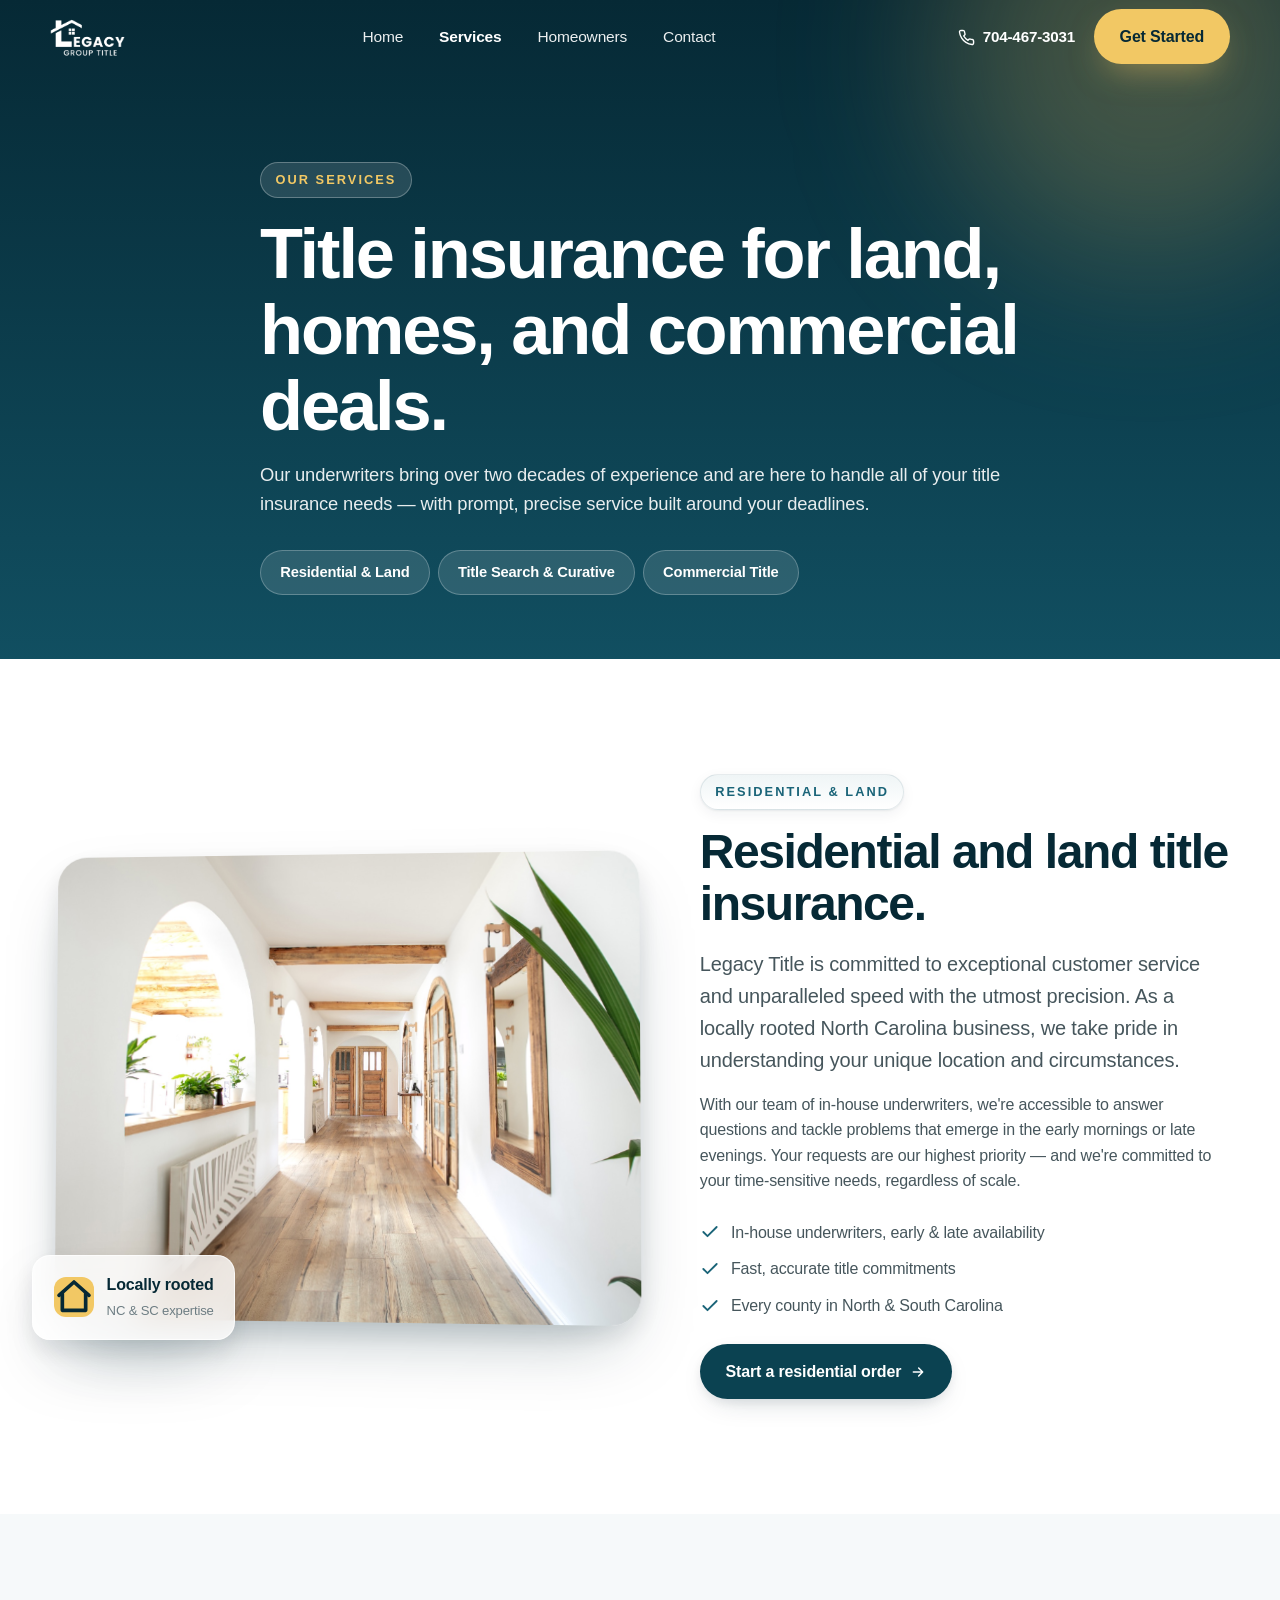
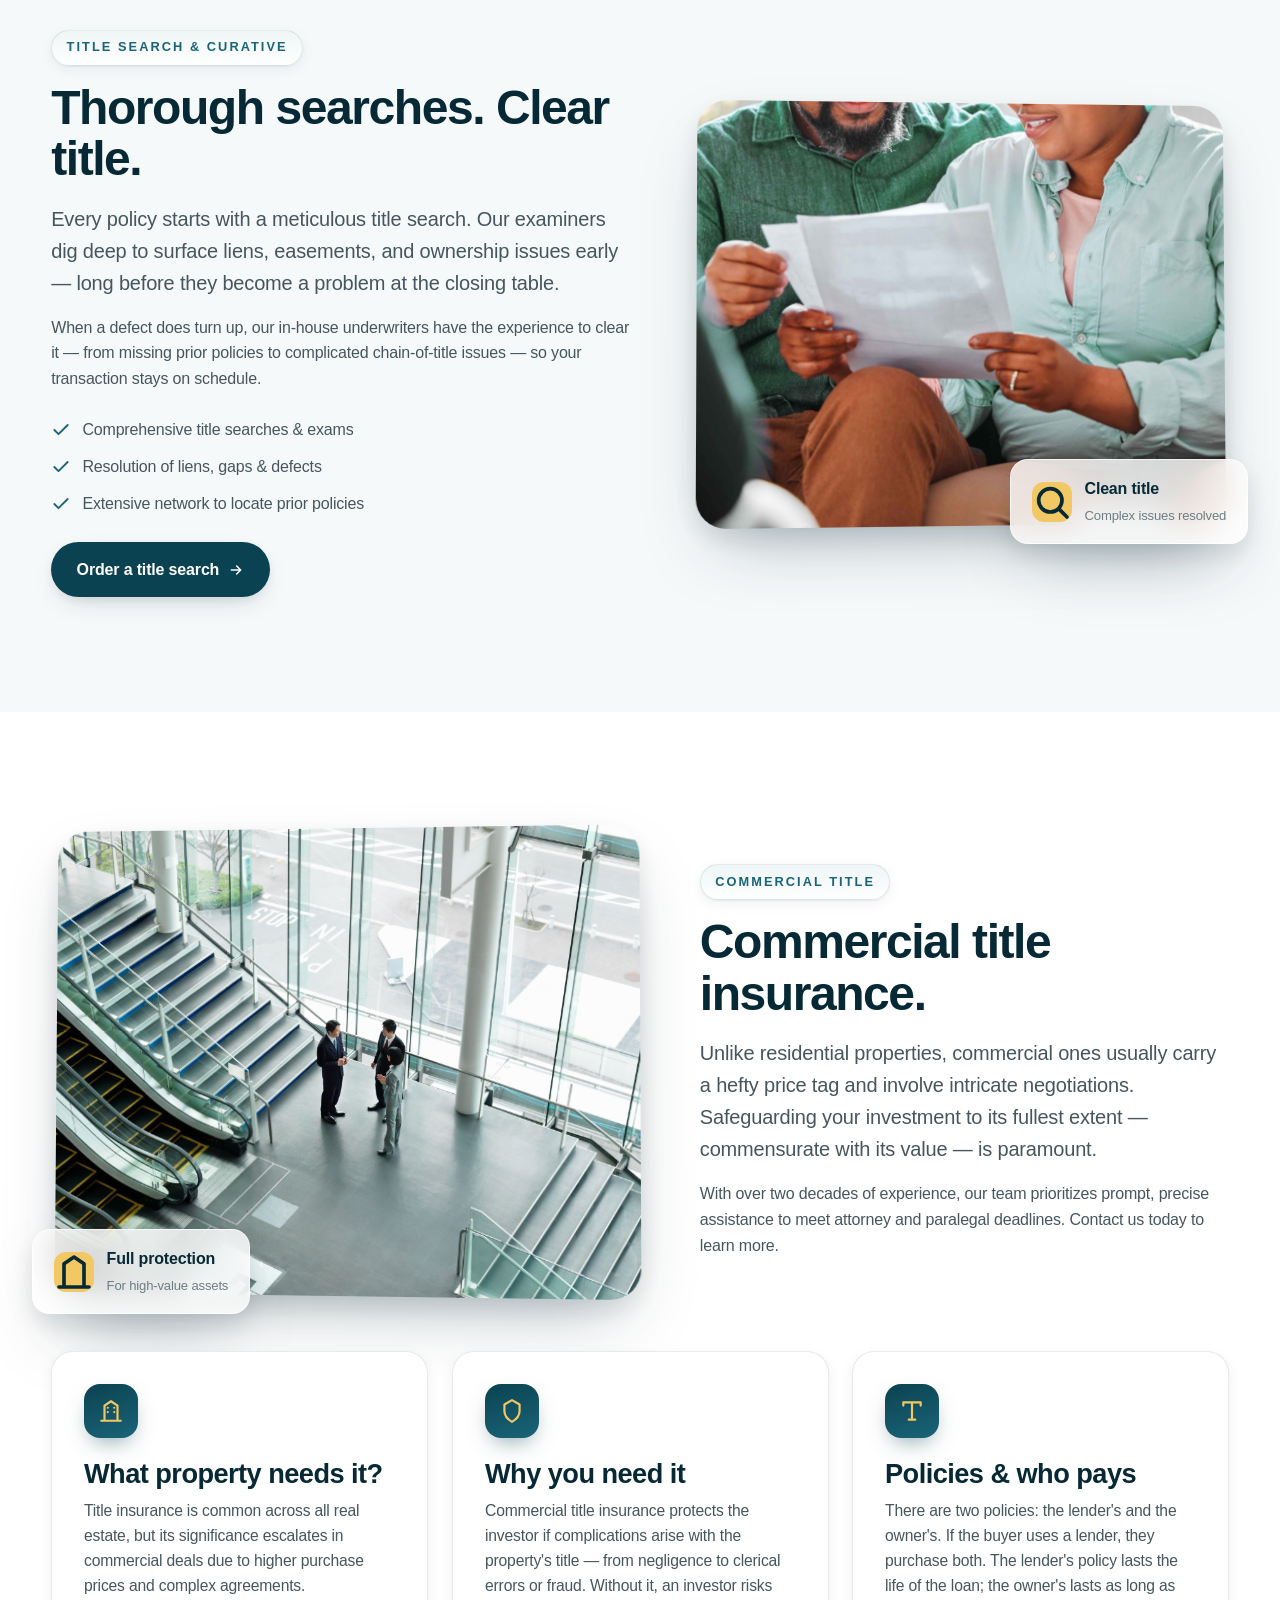
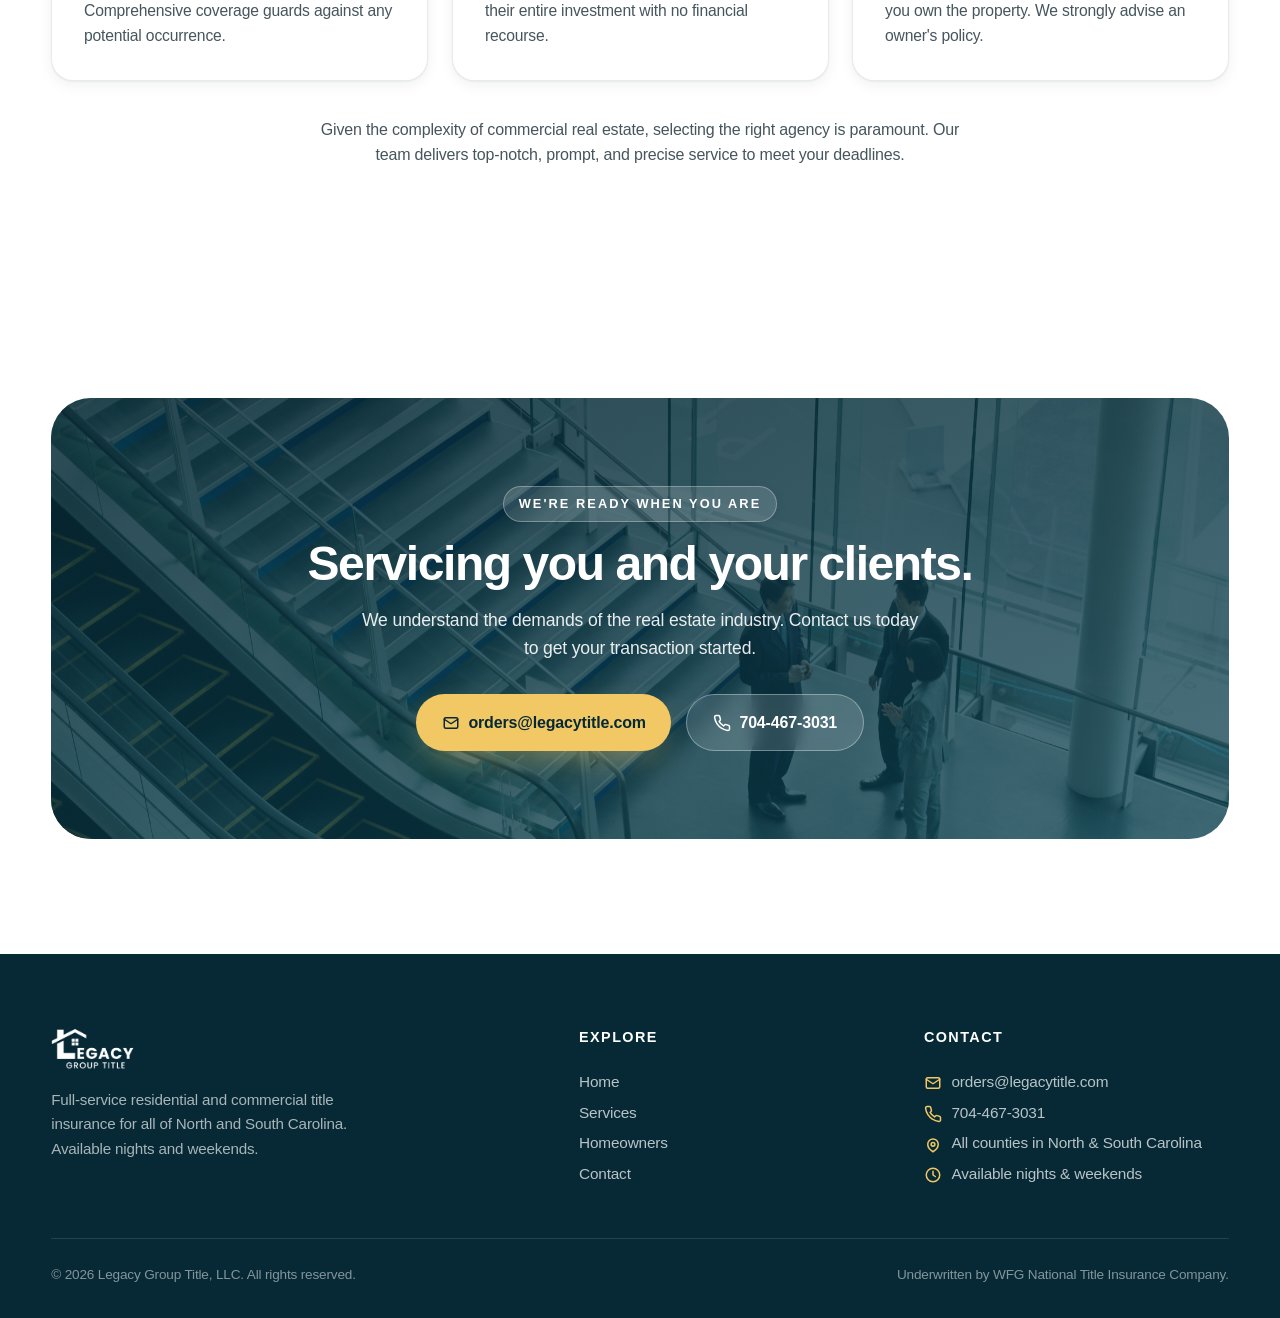
<file: services.html>
<!DOCTYPE html>
<html lang="en">
<head>
<meta charset="UTF-8">
<meta name="viewport" content="width=device-width, initial-scale=1">
<title>Services | Legacy Group Title — Residential &amp; Commercial Title</title>
<meta name="description" content="Residential and land title insurance, commercial title insurance, and title search &amp; curative across North &amp; South Carolina. Underwritten by WFG National Title.">
<link rel="icon" type="image/png" href="assets/img/favicon.png">
<link rel="stylesheet" href="css/styles.css">
</head>
<body>

<!-- NAV -->
<header class="nav at-top" id="nav">
  <div class="nav__inner">
    <a class="nav__logo" href="index.html" aria-label="Legacy Group Title home"><img src="assets/img/logo.png" alt="Legacy Group Title"></a>
    <nav class="nav__links" aria-label="Primary">
      <a href="index.html">Home</a>
      <a href="services.html" class="active">Services</a>
      <a href="homeowners.html">Homeowners</a>
      <a href="index.html#contact">Contact</a>
    </nav>
    <div class="nav__cta">
      <a class="nav__phone" href="tel:7044673031"><svg viewBox="0 0 24 24" fill="none" stroke="currentColor" stroke-width="2" stroke-linecap="round" stroke-linejoin="round"><path d="M22 16.92v3a2 2 0 0 1-2.18 2 19.79 19.79 0 0 1-8.63-3.07 19.5 19.5 0 0 1-6-6 19.79 19.79 0 0 1-3.07-8.67A2 2 0 0 1 4.11 2h3a2 2 0 0 1 2 1.72c.13.96.36 1.9.7 2.81a2 2 0 0 1-.45 2.11L8.09 9.91a16 16 0 0 0 6 6l1.27-1.27a2 2 0 0 1 2.11-.45c.9.34 1.85.57 2.81.7A2 2 0 0 1 22 16.92z"/></svg> 704-467-3031</a>
      <a class="btn btn-gold" href="index.html#contact">Get Started</a>
    </div>
    <button class="nav__burger" aria-label="Menu" aria-expanded="false"><span></span><span></span><span></span></button>
  </div>
</header>
<div class="mobile-menu" id="mobileMenu">
  <a href="index.html">Home</a>
  <a href="services.html">Services</a>
  <a href="homeowners.html">Homeowners</a>
  <a href="index.html#contact">Contact</a>
  <a class="btn btn-gold" href="index.html#contact">Get Started</a>
</div>

<!-- SUB HERO -->
<section class="subhero">
  <div class="wrap subhero__inner">
    <span class="eyebrow reveal">Our services</span>
    <h1 class="reveal" data-d="1">Title insurance for land, homes, and commercial deals.</h1>
    <p class="reveal" data-d="2">Our underwriters bring over two decades of experience and are here to handle all of your title insurance needs — with prompt, precise service built around your deadlines.</p>
    <div class="tabs reveal" data-d="3">
      <a href="#residential">Residential &amp; Land</a>
      <a href="#curative">Title Search &amp; Curative</a>
      <a href="#commercial">Commercial Title</a>
    </div>
  </div>
</section>

<!-- RESIDENTIAL -->
<section id="residential">
  <div class="wrap split">
    <div class="split__media reveal">
      <div class="frame"><img src="assets/img/homeowners-1.jpg" alt="Bright residential hallway"></div>
      <div class="float-tag">
        <div class="fi"><svg viewBox="0 0 24 24" fill="none" stroke="currentColor" stroke-width="2.2" stroke-linecap="round" stroke-linejoin="round"><path d="M3 11l9-8 9 8"/><path d="M5 10v10h14V10"/></svg></div>
        <div><b>Locally rooted</b><span>NC &amp; SC expertise</span></div>
      </div>
    </div>
    <div class="reveal" data-d="1">
      <span class="eyebrow">Residential &amp; Land</span>
      <h2 style="margin:1rem 0 1.1rem">Residential and land title insurance.</h2>
      <p class="lead">Legacy Title is committed to exceptional customer service and unparalleled speed with the utmost precision. As a locally rooted North Carolina business, we take pride in understanding your unique location and circumstances.</p>
      <p style="color:var(--slate);margin-top:1rem">With our team of in-house underwriters, we're accessible to answer questions and tackle problems that emerge in the early mornings or late evenings. Your requests are our highest priority — and we're committed to your time-sensitive needs, regardless of scale.</p>
      <ul class="checklist">
        <li><svg viewBox="0 0 24 24" fill="none" stroke="currentColor" stroke-width="2.2" stroke-linecap="round" stroke-linejoin="round"><path d="M20 6L9 17l-5-5"/></svg> In-house underwriters, early &amp; late availability</li>
        <li><svg viewBox="0 0 24 24" fill="none" stroke="currentColor" stroke-width="2.2" stroke-linecap="round" stroke-linejoin="round"><path d="M20 6L9 17l-5-5"/></svg> Fast, accurate title commitments</li>
        <li><svg viewBox="0 0 24 24" fill="none" stroke="currentColor" stroke-width="2.2" stroke-linecap="round" stroke-linejoin="round"><path d="M20 6L9 17l-5-5"/></svg> Every county in North &amp; South Carolina</li>
      </ul>
      <a class="btn btn-primary" href="index.html#contact" style="margin-top:1.6rem">Start a residential order <svg class="arw" width="16" height="16" viewBox="0 0 24 24" fill="none" stroke="currentColor" stroke-width="2.2" stroke-linecap="round" stroke-linejoin="round"><path d="M5 12h14M13 6l6 6-6 6"/></svg></a>
    </div>
  </div>
</section>

<!-- TITLE SEARCH & CURATIVE -->
<section id="curative" style="background:var(--bg-soft)">
  <div class="wrap split rev">
    <div class="split__media reveal">
      <div class="frame"><img src="assets/img/services-3.jpg" alt="Reviewing a title report"></div>
      <div class="float-tag">
        <div class="fi"><svg viewBox="0 0 24 24" fill="none" stroke="currentColor" stroke-width="2.2" stroke-linecap="round" stroke-linejoin="round"><circle cx="11" cy="11" r="7"/><path d="M21 21l-4.3-4.3"/></svg></div>
        <div><b>Clean title</b><span>Complex issues resolved</span></div>
      </div>
    </div>
    <div class="reveal" data-d="1">
      <span class="eyebrow">Title Search &amp; Curative</span>
      <h2 style="margin:1rem 0 1.1rem">Thorough searches. Clear title.</h2>
      <p class="lead">Every policy starts with a meticulous title search. Our examiners dig deep to surface liens, easements, and ownership issues early — long before they become a problem at the closing table.</p>
      <p style="color:var(--slate);margin-top:1rem">When a defect does turn up, our in-house underwriters have the experience to clear it — from missing prior policies to complicated chain-of-title issues — so your transaction stays on schedule.</p>
      <ul class="checklist">
        <li><svg viewBox="0 0 24 24" fill="none" stroke="currentColor" stroke-width="2.2" stroke-linecap="round" stroke-linejoin="round"><path d="M20 6L9 17l-5-5"/></svg> Comprehensive title searches &amp; exams</li>
        <li><svg viewBox="0 0 24 24" fill="none" stroke="currentColor" stroke-width="2.2" stroke-linecap="round" stroke-linejoin="round"><path d="M20 6L9 17l-5-5"/></svg> Resolution of liens, gaps &amp; defects</li>
        <li><svg viewBox="0 0 24 24" fill="none" stroke="currentColor" stroke-width="2.2" stroke-linecap="round" stroke-linejoin="round"><path d="M20 6L9 17l-5-5"/></svg> Extensive network to locate prior policies</li>
      </ul>
      <a class="btn btn-primary" href="index.html#contact" style="margin-top:1.6rem">Order a title search <svg class="arw" width="16" height="16" viewBox="0 0 24 24" fill="none" stroke="currentColor" stroke-width="2.2" stroke-linecap="round" stroke-linejoin="round"><path d="M5 12h14M13 6l6 6-6 6"/></svg></a>
    </div>
  </div>
</section>

<!-- COMMERCIAL -->
<section id="commercial">
  <div class="wrap">
    <div class="split" style="margin-bottom:3.5rem">
      <div class="split__media reveal">
        <div class="frame"><img src="assets/img/services-2.jpg" alt="Modern commercial building lobby"></div>
        <div class="float-tag">
          <div class="fi"><svg viewBox="0 0 24 24" fill="none" stroke="currentColor" stroke-width="2.2" stroke-linecap="round" stroke-linejoin="round"><path d="M3 21h18M6 21V7l6-4 6 4v14"/></svg></div>
          <div><b>Full protection</b><span>For high-value assets</span></div>
        </div>
      </div>
      <div class="reveal" data-d="1">
        <span class="eyebrow">Commercial Title</span>
        <h2 style="margin:1rem 0 1.1rem">Commercial title insurance.</h2>
        <p class="lead">Unlike residential properties, commercial ones usually carry a hefty price tag and involve intricate negotiations. Safeguarding your investment to its fullest extent — commensurate with its value — is paramount.</p>
        <p style="color:var(--slate);margin-top:1rem">With over two decades of experience, our team prioritizes prompt, precise assistance to meet attorney and paralegal deadlines. Contact us today to learn more.</p>
      </div>
    </div>

    <div class="grid grid-3">
      <div class="card reveal" data-tilt>
        <div class="card__icon"><svg viewBox="0 0 24 24" fill="none" stroke="currentColor" stroke-width="2" stroke-linecap="round" stroke-linejoin="round"><path d="M3 21h18M6 21V7l6-4 6 4v14"/><path d="M9 9h.01M15 9h.01M9 13h.01M15 13h.01"/></svg></div>
        <h3>What property needs it?</h3>
        <p>Title insurance is common across all real estate, but its significance escalates in commercial deals due to higher purchase prices and complex agreements. Comprehensive coverage guards against any potential occurrence.</p>
      </div>
      <div class="card reveal" data-d="1" data-tilt>
        <div class="card__icon"><svg viewBox="0 0 24 24" fill="none" stroke="currentColor" stroke-width="2" stroke-linecap="round" stroke-linejoin="round"><path d="M12 2l7 4v6c0 5-3.5 8-7 10-3.5-2-7-5-7-10V6l7-4z"/></svg></div>
        <h3>Why you need it</h3>
        <p>Commercial title insurance protects the investor if complications arise with the property's title — from negligence to clerical errors or fraud. Without it, an investor risks their entire investment with no financial recourse.</p>
      </div>
      <div class="card reveal" data-d="2" data-tilt>
        <div class="card__icon"><svg viewBox="0 0 24 24" fill="none" stroke="currentColor" stroke-width="2" stroke-linecap="round" stroke-linejoin="round"><path d="M4 7V4h16v3M9 20h6M12 4v16"/></svg></div>
        <h3>Policies &amp; who pays</h3>
        <p>There are two policies: the lender's and the owner's. If the buyer uses a lender, they purchase both. The lender's policy lasts the life of the loan; the owner's lasts as long as you own the property. We strongly advise an owner's policy.</p>
      </div>
    </div>
    <p style="text-align:center;color:var(--slate);max-width:640px;margin:2.2rem auto 0" class="reveal">Given the complexity of commercial real estate, selecting the right agency is paramount. Our team delivers top-notch, prompt, and precise service to meet your deadlines.</p>
  </div>
</section>

<!-- CTA -->
<section>
  <div class="wrap">
    <div class="cta reveal">
      <div class="cta__bg"><img src="assets/img/services-4.jpg" alt=""></div>
      <span class="eyebrow" style="background:rgba(255,255,255,.14);border-color:rgba(255,255,255,.3);color:#fff">We're ready when you are</span>
      <h2 style="margin-top:1rem">Servicing you and your clients.</h2>
      <p>We understand the demands of the real estate industry. Contact us today to get your transaction started.</p>
      <div class="cta__actions">
        <a class="btn btn-gold" href="mailto:orders@legacytitle.com"><svg width="18" height="18" viewBox="0 0 24 24" fill="none" stroke="currentColor" stroke-width="2" stroke-linecap="round" stroke-linejoin="round"><rect x="3" y="5" width="18" height="14" rx="2"/><path d="M3 7l9 6 9-6"/></svg> orders@legacytitle.com</a>
        <a class="btn btn-ghost" href="tel:7044673031"><svg width="18" height="18" viewBox="0 0 24 24" fill="none" stroke="currentColor" stroke-width="2" stroke-linecap="round" stroke-linejoin="round"><path d="M22 16.92v3a2 2 0 0 1-2.18 2 19.79 19.79 0 0 1-8.63-3.07 19.5 19.5 0 0 1-6-6 19.79 19.79 0 0 1-3.07-8.67A2 2 0 0 1 4.11 2h3a2 2 0 0 1 2 1.72c.13.96.36 1.9.7 2.81a2 2 0 0 1-.45 2.11L8.09 9.91a16 16 0 0 0 6 6l1.27-1.27a2 2 0 0 1 2.11-.45c.9.34 1.85.57 2.81.7A2 2 0 0 1 22 16.92z"/></svg> 704-467-3031</a>
      </div>
    </div>
  </div>
</section>

<!-- FOOTER -->
<footer class="footer">
  <div class="wrap">
    <div class="footer__grid">
      <div class="footer__brand">
        <img src="assets/img/logo.png" alt="Legacy Group Title">
        <p>Full-service residential and commercial title insurance for all of North and South Carolina. Available nights and weekends.</p>
      </div>
      <div>
        <h5>Explore</h5>
        <ul>
          <li><a href="index.html">Home</a></li>
          <li><a href="services.html">Services</a></li>
          <li><a href="homeowners.html">Homeowners</a></li>
          <li><a href="index.html#contact">Contact</a></li>
        </ul>
      </div>
      <div>
        <h5>Contact</h5>
        <ul class="footer__contact">
          <li><svg viewBox="0 0 24 24" fill="none" stroke="currentColor" stroke-width="2" stroke-linecap="round" stroke-linejoin="round"><rect x="3" y="5" width="18" height="14" rx="2"/><path d="M3 7l9 6 9-6"/></svg><a href="mailto:orders@legacytitle.com">orders@legacytitle.com</a></li>
          <li><svg viewBox="0 0 24 24" fill="none" stroke="currentColor" stroke-width="2" stroke-linecap="round" stroke-linejoin="round"><path d="M22 16.92v3a2 2 0 0 1-2.18 2 19.79 19.79 0 0 1-8.63-3.07 19.5 19.5 0 0 1-6-6 19.79 19.79 0 0 1-3.07-8.67A2 2 0 0 1 4.11 2h3a2 2 0 0 1 2 1.72c.13.96.36 1.9.7 2.81a2 2 0 0 1-.45 2.11L8.09 9.91a16 16 0 0 0 6 6l1.27-1.27a2 2 0 0 1 2.11-.45c.9.34 1.85.57 2.81.7A2 2 0 0 1 22 16.92z"/></svg><a href="tel:7044673031">704-467-3031</a></li>
          <li><svg viewBox="0 0 24 24" fill="none" stroke="currentColor" stroke-width="2" stroke-linecap="round" stroke-linejoin="round"><path d="M12 21s-7-4.35-7-10a7 7 0 0 1 14 0c0 5.65-7 10-7 10z"/><circle cx="12" cy="11" r="2.5"/></svg><span>All counties in North &amp; South Carolina</span></li>
          <li><svg viewBox="0 0 24 24" fill="none" stroke="currentColor" stroke-width="2" stroke-linecap="round" stroke-linejoin="round"><circle cx="12" cy="12" r="9"/><path d="M12 7v5l3 2"/></svg><span>Available nights &amp; weekends</span></li>
        </ul>
      </div>
    </div>
    <div class="footer__bottom">
      <span>© <span id="year">2026</span> Legacy Group Title, LLC. All rights reserved.</span>
      <span>Underwritten by WFG National Title Insurance Company.</span>
    </div>
  </div>
</footer>

<div class="callbar"><a class="btn btn-gold" href="tel:7044673031"><svg width="18" height="18" viewBox="0 0 24 24" fill="none" stroke="currentColor" stroke-width="2" stroke-linecap="round" stroke-linejoin="round"><path d="M22 16.92v3a2 2 0 0 1-2.18 2 19.79 19.79 0 0 1-8.63-3.07 19.5 19.5 0 0 1-6-6 19.79 19.79 0 0 1-3.07-8.67A2 2 0 0 1 4.11 2h3a2 2 0 0 1 2 1.72c.13.96.36 1.9.7 2.81a2 2 0 0 1-.45 2.11L8.09 9.91a16 16 0 0 0 6 6l1.27-1.27a2 2 0 0 1 2.11-.45c.9.34 1.85.57 2.81.7A2 2 0 0 1 22 16.92z"/></svg> Call 704-467-3031</a></div>

<script src="js/main.js"></script>
</body>
</html>
</file>
<file: css/styles.css>
/* ==========================================================================
   Legacy Group Title — Design System
   Brand: deep teal #0B4251 · gold #F2C864 · mist #C2D0D4 · white
   Aesthetic: Apple-inspired, floating dynamic cards, glassmorphism
   ========================================================================== */

:root {
  /* Brand */
  --teal-900: #062935;
  --teal-800: #0B4251;
  --teal-700: #114f61;
  --teal-600: #1a6478;
  --teal-500: #2b7f95;
  --gold-500: #F2C864;
  --gold-600: #e0b24a;
  --mist-300: #C2D0D4;
  --mist-100: #eef2f3;

  --ink: #0c1c22;
  --slate: #46565c;
  --muted: #6d7d83;
  --line: rgba(11, 66, 81, 0.10);

  --bg: #ffffff;
  --bg-soft: #f6f9fa;
  --bg-tint: #eff5f6;

  /* Effects */
  --radius-sm: 14px;
  --radius: 22px;
  --radius-lg: 30px;
  --radius-xl: 40px;
  --shadow-sm: 0 1px 2px rgba(6, 41, 53, .06), 0 4px 14px rgba(6, 41, 53, .06);
  --shadow: 0 10px 30px -12px rgba(6, 41, 53, .22), 0 4px 12px rgba(6, 41, 53, .07);
  --shadow-lg: 0 30px 70px -24px rgba(6, 41, 53, .35), 0 10px 24px rgba(6, 41, 53, .10);
  --shadow-gold: 0 14px 34px -12px rgba(242, 200, 100, .55);

  --ease: cubic-bezier(.22, 1, .36, 1);
  --ease-out: cubic-bezier(.16, 1, .3, 1);

  --font: -apple-system, BlinkMacSystemFont, "SF Pro Display", "SF Pro Text",
          "Inter", "Segoe UI", Roboto, Helvetica, Arial, sans-serif;

  --maxw: 1180px;
  --nav-h: 74px;
}

/* Reset ------------------------------------------------------------------- */
*, *::before, *::after { box-sizing: border-box; }
* { margin: 0; }
html { scroll-behavior: smooth; -webkit-text-size-adjust: 100%; }
body {
  font-family: var(--font);
  color: var(--ink);
  background: var(--bg);
  line-height: 1.6;
  letter-spacing: -0.011em;
  -webkit-font-smoothing: antialiased;
  text-rendering: optimizeLegibility;
  overflow-x: hidden;
}
img { max-width: 100%; display: block; }
a { color: inherit; text-decoration: none; }
button { font-family: inherit; cursor: pointer; border: none; background: none; }
ul { list-style: none; padding: 0; }

/* Typography -------------------------------------------------------------- */
h1, h2, h3, h4 { line-height: 1.08; letter-spacing: -0.03em; font-weight: 700; color: var(--teal-900); }
h1 { font-size: clamp(2.4rem, 6vw, 4.4rem); }
h2 { font-size: clamp(1.9rem, 4vw, 3rem); }
h3 { font-size: clamp(1.25rem, 2.4vw, 1.7rem); letter-spacing: -0.02em; }
.eyebrow {
  display: inline-block; font-size: .8rem; font-weight: 700; letter-spacing: .16em;
  text-transform: uppercase; color: var(--teal-600);
  padding: .42rem .9rem; border-radius: 100px;
  background: linear-gradient(180deg, var(--bg-tint), #fff);
  border: 1px solid var(--line); box-shadow: var(--shadow-sm);
}
.lead { font-size: clamp(1.05rem, 1.6vw, 1.25rem); color: var(--slate); }

/* Layout ------------------------------------------------------------------ */
.wrap { width: min(var(--maxw), 92vw); margin-inline: auto; }
section { padding: clamp(4rem, 9vw, 7.5rem) 0; position: relative; }
.section-head { max-width: 720px; margin-bottom: 3rem; }
.section-head.center { margin-inline: auto; text-align: center; }
.section-head .eyebrow { margin-bottom: 1.1rem; }
.section-head p { margin-top: 1rem; }

/* Buttons ----------------------------------------------------------------- */
.btn {
  display: inline-flex; align-items: center; gap: .55rem;
  font-weight: 600; font-size: 1rem; letter-spacing: -.01em;
  padding: .92rem 1.6rem; border-radius: 100px;
  transition: transform .35s var(--ease), box-shadow .35s var(--ease), background .3s ease;
  will-change: transform;
}
.btn:active { transform: scale(.97); }
.btn-primary { background: var(--teal-800); color: #fff; box-shadow: var(--shadow); }
.btn-primary:hover { background: var(--teal-700); transform: translateY(-2px); box-shadow: var(--shadow-lg); }
.btn-gold { background: var(--gold-500); color: var(--teal-900); box-shadow: var(--shadow-gold); }
.btn-gold:hover { background: var(--gold-600); transform: translateY(-2px); }
.btn-ghost { background: rgba(255,255,255,.14); color: #fff; border: 1px solid rgba(255,255,255,.34); backdrop-filter: blur(8px); }
.btn-ghost:hover { background: rgba(255,255,255,.24); transform: translateY(-2px); }
.btn-outline { background: #fff; color: var(--teal-800); border: 1px solid var(--line); box-shadow: var(--shadow-sm); }
.btn-outline:hover { transform: translateY(-2px); box-shadow: var(--shadow); }
.btn .arw { transition: transform .35s var(--ease); }
.btn:hover .arw { transform: translateX(4px); }

/* Navigation -------------------------------------------------------------- */
.nav {
  position: fixed; inset: 0 0 auto 0; z-index: 100; height: var(--nav-h);
  display: flex; align-items: center;
  transition: background .4s ease, box-shadow .4s ease, backdrop-filter .4s ease;
}
.nav.scrolled {
  background: rgba(255, 255, 255, .72);
  backdrop-filter: saturate(180%) blur(20px);
  -webkit-backdrop-filter: saturate(180%) blur(20px);
  box-shadow: 0 1px 0 var(--line);
}
.nav__inner { width: min(var(--maxw), 94vw); margin-inline: auto; display: flex; align-items: center; justify-content: space-between; gap: 1rem; }
.nav__logo { display: flex; align-items: center; gap: .6rem; height: 42px; }
.nav__logo img { height: 40px; width: auto; transition: filter .4s ease; }
.nav.at-top:not(.light-top) .nav__logo img { filter: brightness(0) invert(1); }
.nav__links { display: flex; align-items: center; gap: .35rem; }
.nav__links a {
  padding: .5rem .95rem; border-radius: 100px; font-weight: 500; font-size: .97rem;
  color: var(--teal-900); transition: background .25s ease, color .25s ease;
}
.nav.at-top:not(.light-top) .nav__links a { color: rgba(255,255,255,.92); }
.nav__links a:hover { background: rgba(11,66,81,.08); }
.nav.at-top:not(.light-top) .nav__links a:hover { background: rgba(255,255,255,.16); }
.nav__links a.active { color: var(--teal-800); font-weight: 600; }
.nav.at-top:not(.light-top) .nav__links a.active { color: #fff; }
.nav__cta { display: flex; align-items: center; gap: .7rem; }
.nav__phone {
  display: inline-flex; align-items: center; gap: .45rem; font-weight: 600; font-size: .95rem;
  color: var(--teal-800); padding: .5rem .5rem;
}
.nav.at-top:not(.light-top) .nav__phone { color: #fff; }
.nav__phone svg { width: 17px; height: 17px; }
.nav__burger { display: none; width: 44px; height: 44px; border-radius: 12px; }
.nav__burger span { display: block; width: 20px; height: 2px; background: currentColor; margin: 4px auto; border-radius: 2px; transition: transform .3s var(--ease), opacity .3s ease; }
.nav { color: var(--teal-900); }
.nav.at-top:not(.light-top) { color: #fff; }

/* Mobile menu */
.mobile-menu {
  position: fixed; inset: 0; z-index: 99; background: rgba(255,255,255,.86);
  backdrop-filter: blur(24px); -webkit-backdrop-filter: blur(24px);
  display: flex; flex-direction: column; justify-content: center; gap: .5rem;
  padding: 2rem; transform: translateY(-102%); transition: transform .5s var(--ease); text-align: center;
}
.mobile-menu.open { transform: translateY(0); }
.mobile-menu a { font-size: 1.7rem; font-weight: 600; color: var(--teal-900); padding: .8rem; letter-spacing: -.02em; }
.mobile-menu .btn { margin-top: 1rem; justify-content: center; }

/* Hero -------------------------------------------------------------------- */
.hero { min-height: 100svh; display: flex; align-items: center; color: #fff; overflow: hidden; padding-top: var(--nav-h); }
.hero__bg { position: absolute; inset: 0; z-index: -2; }
.hero__bg img { width: 100%; height: 120%; object-fit: cover; will-change: transform; }
.hero__bg::after {
  content: ""; position: absolute; inset: 0;
  background:
    linear-gradient(180deg, rgba(6,41,53,.26) 0%, rgba(6,41,53,.04) 42%, rgba(6,41,53,.44) 100%),
    linear-gradient(100deg, rgba(6,41,53,.52) 0%, rgba(6,41,53,.10) 46%, rgba(6,41,53,0) 62%);
}
.hero__inner { width: min(var(--maxw), 92vw); margin-inline: auto; padding: 3rem 0; }
.hero__content { max-width: 760px; }
.hero .eyebrow { background: rgba(255,255,255,.12); border-color: rgba(255,255,255,.28); color: #fff; box-shadow: none; }
.hero h1 { color: #fff; margin: 1.3rem 0; text-wrap: balance; }
.hero h1 .accent { color: var(--gold-500); }
.hero__sub { font-size: clamp(1.05rem, 1.8vw, 1.3rem); color: rgba(255,255,255,.9); max-width: 620px; }
.hero__actions { display: flex; flex-wrap: wrap; gap: .9rem; margin-top: 2.2rem; }
.hero__badges { display: flex; flex-wrap: wrap; gap: 1.4rem; margin-top: 2.6rem; }
.hero__badge { display: flex; align-items: center; gap: .55rem; font-size: .95rem; color: rgba(255,255,255,.92); font-weight: 500; }
.hero__badge svg { width: 20px; height: 20px; color: var(--gold-500); flex: none; }
.hero__scroll { position: absolute; bottom: 1.6rem; left: 50%; transform: translateX(-50%); color: rgba(255,255,255,.7); font-size: .8rem; letter-spacing: .12em; text-transform: uppercase; display: flex; flex-direction: column; align-items: center; gap: .5rem; }
.hero__scroll .mouse { width: 22px; height: 34px; border: 2px solid rgba(255,255,255,.55); border-radius: 12px; position: relative; }
.hero__scroll .mouse::after { content: ""; position: absolute; top: 6px; left: 50%; transform: translateX(-50%); width: 3px; height: 6px; background: #fff; border-radius: 2px; animation: scrolldot 1.8s var(--ease) infinite; }
@keyframes scrolldot { 0% { opacity: 0; transform: translate(-50%, 0); } 40% { opacity: 1; } 80% { opacity: 0; transform: translate(-50%, 10px); } 100% { opacity: 0; } }

/* Floating stat strip ----------------------------------------------------- */
.stats { margin-top: -4.5rem; position: relative; z-index: 5; }
.stats__card {
  background: rgba(255,255,255,.75); backdrop-filter: blur(20px); -webkit-backdrop-filter: blur(20px);
  border: 1px solid rgba(255,255,255,.6); border-radius: var(--radius-lg); box-shadow: var(--shadow-lg);
  display: grid; grid-template-columns: repeat(4, 1fr); gap: 1rem; padding: 2rem clamp(1.2rem, 3vw, 2.6rem);
}
.stat { text-align: center; padding: .4rem; }
.stat b { display: block; font-size: clamp(1.9rem, 3.5vw, 2.7rem); color: var(--teal-800); letter-spacing: -.03em; line-height: 1; }
.stat span { display: block; margin-top: .5rem; color: var(--muted); font-size: .9rem; font-weight: 500; }
.stat + .stat { border-left: 1px solid var(--line); }

/* Cards ------------------------------------------------------------------- */
.grid { display: grid; gap: 1.5rem; }
.grid-2 { grid-template-columns: repeat(2, 1fr); }
.grid-3 { grid-template-columns: repeat(3, 1fr); }
.grid-4 { grid-template-columns: repeat(4, 1fr); }

.card {
  position: relative; background: #fff; border: 1px solid var(--line);
  border-radius: var(--radius); padding: 2rem; box-shadow: var(--shadow-sm);
  transition: transform .5s var(--ease), box-shadow .5s var(--ease), border-color .4s ease;
  will-change: transform; overflow: hidden;
}
.card::before {
  content: ""; position: absolute; inset: 0; border-radius: inherit; padding: 1px;
  background: linear-gradient(140deg, rgba(242,200,100,.5), rgba(255,255,255,0) 40%);
  -webkit-mask: linear-gradient(#000 0 0) content-box, linear-gradient(#000 0 0);
  -webkit-mask-composite: xor; mask-composite: exclude; opacity: 0; transition: opacity .5s ease;
}
.card:hover { transform: translateY(-8px); box-shadow: var(--shadow-lg); }
.card:hover::before { opacity: 1; }
.card__icon {
  width: 54px; height: 54px; border-radius: 16px; display: grid; place-items: center;
  background: linear-gradient(160deg, var(--teal-800), var(--teal-600)); color: var(--gold-500);
  margin-bottom: 1.3rem; box-shadow: 0 10px 22px -8px rgba(11,66,81,.5);
}
.card__icon svg { width: 26px; height: 26px; }
.card h3 { margin-bottom: .6rem; }
.card p { color: var(--slate); font-size: .98rem; }

/* Feature list cards (Why choose) */
.feature { display: flex; gap: 1rem; align-items: flex-start; }
.feature__tick { flex: none; width: 30px; height: 30px; border-radius: 9px; display: grid; place-items: center; background: var(--bg-tint); color: var(--teal-700); box-shadow: var(--shadow-sm); }
.feature__tick svg { width: 16px; height: 16px; }
.feature h4 { font-size: 1.05rem; color: var(--teal-900); margin-bottom: .15rem; }
.feature p { color: var(--muted); font-size: .92rem; }

/* Split media block -------------------------------------------------------- */
.split { display: grid; grid-template-columns: 1.05fr .95fr; gap: clamp(2rem, 5vw, 4.5rem); align-items: center; }
.split.rev .split__media { order: 2; }
.split__media { position: relative; }
.split__media .frame {
  border-radius: var(--radius-lg); overflow: hidden; box-shadow: var(--shadow-lg);
  transform: perspective(1200px) rotateY(-4deg) rotateX(1.5deg); transition: transform .6s var(--ease);
}
.split.rev .split__media .frame { transform: perspective(1200px) rotateY(4deg) rotateX(1.5deg); }
.split__media .frame:hover { transform: perspective(1200px) rotateY(0) rotateX(0); }
.split__media .frame img { width: 100%; aspect-ratio: 4/3.2; object-fit: cover; }
.split__media .float-tag {
  position: absolute; bottom: -1.2rem; left: -1.2rem; background: rgba(255,255,255,.8);
  backdrop-filter: blur(16px); -webkit-backdrop-filter: blur(16px);
  border: 1px solid rgba(255,255,255,.7); border-radius: 18px; padding: 1rem 1.3rem;
  box-shadow: var(--shadow-lg); display: flex; align-items: center; gap: .8rem; max-width: 260px;
}
.split.rev .split__media .float-tag { left: auto; right: -1.2rem; }
.split__media .float-tag .fi { width: 40px; height: 40px; border-radius: 12px; background: var(--gold-500); color: var(--teal-900); display: grid; place-items: center; flex: none; }
.split__media .float-tag b { display: block; font-size: 1rem; color: var(--teal-900); }
.split__media .float-tag span { font-size: .82rem; color: var(--muted); }
.checklist { margin-top: 1.6rem; display: grid; gap: .7rem; }
.checklist li { display: flex; gap: .7rem; align-items: center; color: var(--slate); font-weight: 500; }
.checklist li svg { width: 20px; height: 20px; color: var(--teal-600); flex: none; }

/* Partner band ------------------------------------------------------------ */
.partner {
  background: linear-gradient(160deg, var(--teal-900), var(--teal-700)); color: #fff;
  border-radius: var(--radius-xl); padding: clamp(2.4rem, 5vw, 3.6rem); text-align: center;
  position: relative; overflow: hidden;
}
.partner::before, .partner::after { content: ""; position: absolute; border-radius: 50%; filter: blur(60px); opacity: .5; }
.partner::before { width: 340px; height: 340px; background: rgba(242,200,100,.35); top: -140px; right: -80px; }
.partner::after { width: 300px; height: 300px; background: rgba(43,127,149,.5); bottom: -160px; left: -60px; }
.partner > * { position: relative; }
.partner .eyebrow { background: rgba(255,255,255,.12); border-color: rgba(255,255,255,.28); color: var(--gold-500); box-shadow: none; }
.partner h2 { color: #fff; margin: 1.1rem 0 1.6rem; }
.partner__logo { background: #fff; border-radius: 18px; padding: 1.2rem 1.8rem; display: inline-block; box-shadow: var(--shadow-lg); }
.partner__logo img { height: 58px; width: auto; }

/* Services teal band */
.services-teal { position: relative; overflow: hidden; background: linear-gradient(165deg, var(--teal-900) 0%, var(--teal-700) 100%); }
.services-teal::before { content: ""; position: absolute; width: 360px; height: 360px; border-radius: 50%; background: rgba(242,200,100,.16); filter: blur(90px); top: -150px; right: -60px; }
.services-teal::after { content: ""; position: absolute; width: 320px; height: 320px; border-radius: 50%; background: rgba(43,127,149,.4); filter: blur(90px); bottom: -160px; left: -60px; }
.services-teal .wrap { position: relative; z-index: 1; }
.services-teal .eyebrow { background: rgba(255,255,255,.12); border-color: rgba(255,255,255,.28); color: var(--gold-500); box-shadow: none; }
.services-teal h2 { color: #fff; }
.services-teal .lead { color: rgba(255,255,255,.85); }

/* Calculator -------------------------------------------------------------- */
.calc { background: var(--bg-soft); border-radius: var(--radius-lg); border: 1px solid var(--line); padding: clamp(1.6rem, 4vw, 3rem); box-shadow: var(--shadow); }
.calc__grid { display: grid; grid-template-columns: 1fr 1fr; gap: clamp(1.5rem, 4vw, 3rem); align-items: center; }
.calc label { display: block; font-weight: 600; color: var(--teal-900); margin-bottom: .5rem; font-size: .95rem; }
.calc .field { position: relative; margin-bottom: 1.3rem; }
.calc .field .pfx { position: absolute; left: 1rem; top: 50%; transform: translateY(-50%); color: var(--muted); font-weight: 600; }
.calc input[type=number] {
  width: 100%; padding: .95rem 1rem .95rem 2rem; font-size: 1.1rem; font-weight: 600; color: var(--teal-900);
  border: 1px solid var(--line); border-radius: 14px; background: #fff; font-family: inherit;
  transition: border-color .25s ease, box-shadow .25s ease;
}
.calc input:focus { outline: none; border-color: var(--teal-500); box-shadow: 0 0 0 4px rgba(43,127,149,.14); }
.calc .seg { display: inline-flex; background: #fff; border: 1px solid var(--line); border-radius: 12px; padding: 4px; gap: 2px; }
.calc .seg button { padding: .5rem 1rem; border-radius: 9px; font-weight: 600; font-size: .9rem; color: var(--muted); transition: all .25s ease; }
.calc .seg button.on { background: var(--teal-800); color: #fff; box-shadow: var(--shadow-sm); }
.calc__result { background: linear-gradient(160deg, var(--teal-900), var(--teal-700)); color: #fff; border-radius: var(--radius); padding: 2rem; box-shadow: var(--shadow-lg); position: relative; overflow: hidden; }
.calc__result::after { content: ""; position: absolute; width: 220px; height: 220px; background: rgba(242,200,100,.28); border-radius: 50%; filter: blur(50px); top: -90px; right: -70px; }
.calc__result > * { position: relative; }
.calc__result small { text-transform: uppercase; letter-spacing: .12em; font-size: .72rem; color: rgba(255,255,255,.7); }
.calc__result .amount { font-size: clamp(2.2rem, 5vw, 3.2rem); font-weight: 700; letter-spacing: -.03em; margin: .3rem 0; }
.calc__result .amount b { color: var(--gold-500); }
.calc__result .rangeline { color: rgba(255,255,255,.85); font-size: .95rem; }
.calc__note { font-size: .8rem; color: var(--muted); margin-top: 1.1rem; line-height: 1.5; }

/* CTA band ---------------------------------------------------------------- */
.cta {
  position: relative; border-radius: var(--radius-xl); overflow: hidden; color: #fff;
  padding: clamp(3rem, 7vw, 5.5rem) clamp(1.5rem, 5vw, 4rem); text-align: center;
}
.cta__bg { position: absolute; inset: 0; z-index: -2; }
.cta__bg img { width: 100%; height: 100%; object-fit: cover; }
.cta__bg::after { content: ""; position: absolute; inset: 0; background: linear-gradient(160deg, rgba(6,41,53,.84), rgba(11,66,81,.74)); }
.cta h2 { color: #fff; margin-bottom: 1rem; text-wrap: balance; }
.cta p { color: rgba(255,255,255,.9); max-width: 560px; margin: 0 auto 2rem; font-size: 1.1rem; }
.cta__actions { display: flex; flex-wrap: wrap; gap: .9rem; justify-content: center; }

/* Service tabs page ------------------------------------------------------- */
.subhero { padding-top: calc(var(--nav-h) + clamp(3rem, 7vw, 5.5rem)); padding-bottom: clamp(2.5rem,5vw,4rem); background: linear-gradient(180deg, var(--teal-900), var(--teal-700)); color: #fff; position: relative; overflow: hidden; }
.subhero::before { content:""; position:absolute; width:420px; height:420px; border-radius:50%; background:rgba(242,200,100,.25); filter:blur(80px); top:-160px; right:-80px; }
.subhero__inner { position: relative; max-width: 760px; }
.subhero .eyebrow { background: rgba(255,255,255,.12); border-color: rgba(255,255,255,.28); color: var(--gold-500); box-shadow: none; }
.subhero h1 { color: #fff; margin: 1.1rem 0 1rem; }
.subhero p { color: rgba(255,255,255,.9); font-size: 1.15rem; }
.tabs { display: flex; flex-wrap: wrap; gap: .5rem; margin-top: 2rem; }
.tabs a { padding: .6rem 1.2rem; border-radius: 100px; background: rgba(255,255,255,.12); border: 1px solid rgba(255,255,255,.25); color: #fff; font-weight: 600; font-size: .92rem; transition: all .25s ease; }
.tabs a:hover { background: rgba(255,255,255,.24); transform: translateY(-2px); }

.prose { max-width: 760px; }
.prose p { color: var(--slate); margin-bottom: 1.1rem; }
.prose h3 { margin: 2rem 0 .7rem; color: var(--teal-900); }
.prose strong { color: var(--teal-900); }

/* Accordion (cover / not cover) */
.acc { border: 1px solid var(--line); border-radius: var(--radius); overflow: hidden; background: #fff; box-shadow: var(--shadow-sm); }
.acc__item + .acc__item { border-top: 1px solid var(--line); }
.acc__head { width: 100%; display: flex; align-items: center; justify-content: space-between; gap: 1rem; padding: 1.3rem 1.5rem; text-align: left; font-weight: 600; color: var(--teal-900); font-size: 1.05rem; }
.acc__head .ico { flex: none; width: 28px; height: 28px; border-radius: 8px; display: grid; place-items: center; background: var(--bg-tint); transition: transform .4s var(--ease); }
.acc__item.open .acc__head .ico { transform: rotate(45deg); background: var(--gold-500); }
.acc__body { max-height: 0; overflow: hidden; transition: max-height .5s var(--ease); }
.acc__body-inner { padding: 0 1.5rem 1.4rem; color: var(--slate); }
.pill-list { display: flex; flex-wrap: wrap; gap: .5rem; margin-top: .3rem; }
.pill-list span { background: var(--bg-tint); color: var(--teal-800); border-radius: 100px; padding: .4rem .9rem; font-size: .88rem; font-weight: 500; }

/* Footer ------------------------------------------------------------------ */
.footer { background: var(--teal-900); color: rgba(255,255,255,.8); padding: clamp(3rem,6vw,4.5rem) 0 2rem; }
.footer__grid { display: grid; grid-template-columns: 1.6fr 1fr 1fr; gap: 2.5rem; }
.footer__brand img { height: 44px; filter: brightness(0) invert(1); margin-bottom: 1.1rem; }
.footer__brand p { color: rgba(255,255,255,.65); font-size: .95rem; max-width: 320px; }
.footer h5 { color: #fff; font-size: .9rem; letter-spacing: .1em; text-transform: uppercase; margin-bottom: 1.1rem; font-weight: 700; }
.footer a, .footer li { color: rgba(255,255,255,.72); font-size: .96rem; line-height: 2; transition: color .2s ease; }
.footer a:hover { color: var(--gold-500); }
.footer__contact li { display: flex; gap: .6rem; align-items: flex-start; }
.footer__contact svg { width: 18px; height: 18px; color: var(--gold-500); flex: none; margin-top: .45rem; }
.footer__bottom { margin-top: 3rem; padding-top: 1.6rem; border-top: 1px solid rgba(255,255,255,.12); display: flex; justify-content: space-between; flex-wrap: wrap; gap: 1rem; font-size: .85rem; color: rgba(255,255,255,.5); }

/* Sticky mobile call bar */
.callbar { position: fixed; bottom: 0; left: 0; right: 0; z-index: 90; display: none; padding: .7rem; background: rgba(255,255,255,.85); backdrop-filter: blur(18px); border-top: 1px solid var(--line); box-shadow: 0 -6px 20px rgba(6,41,53,.08); }
.callbar .btn { width: 100%; justify-content: center; }

/* Reveal animation -------------------------------------------------------- */
.reveal { opacity: 0; transform: translateY(28px); transition: opacity .8s var(--ease-out), transform .8s var(--ease-out); }
.reveal.in { opacity: 1; transform: none; }
.reveal[data-d="1"] { transition-delay: .08s; }
.reveal[data-d="2"] { transition-delay: .16s; }
.reveal[data-d="3"] { transition-delay: .24s; }
.reveal[data-d="4"] { transition-delay: .32s; }
@media (prefers-reduced-motion: reduce) {
  .reveal { opacity: 1; transform: none; transition: none; }
  html { scroll-behavior: auto; }
  .hero__bg img { transform: none !important; }
}

/* Responsive -------------------------------------------------------------- */
@media (max-width: 960px) {
  .grid-4 { grid-template-columns: repeat(2, 1fr); }
  .split { grid-template-columns: 1fr; }
  .split.rev .split__media { order: 0; }
  .split__media .frame { transform: none !important; }
  .split__media .float-tag { position: static; margin-top: 1rem; max-width: none; }
  .calc__grid { grid-template-columns: 1fr; }
  .footer__grid { grid-template-columns: 1fr 1fr; }
  .footer__brand { grid-column: 1 / -1; }
}
@media (max-width: 720px) {
  .nav__links, .nav__phone { display: none; }
  .nav__burger { display: block; }
  .grid-3, .grid-2 { grid-template-columns: 1fr; }
  .stats__card { grid-template-columns: 1fr 1fr; gap: .5rem 0; padding: 1.4rem; }
  .stat:nth-child(3) { border-left: none; }
  .stat:nth-child(n+3) { border-top: 1px solid var(--line); padding-top: 1.2rem; }
  .callbar { display: block; }
  body { padding-bottom: 68px; }
  .footer__grid { grid-template-columns: 1fr; }
}
</file>
